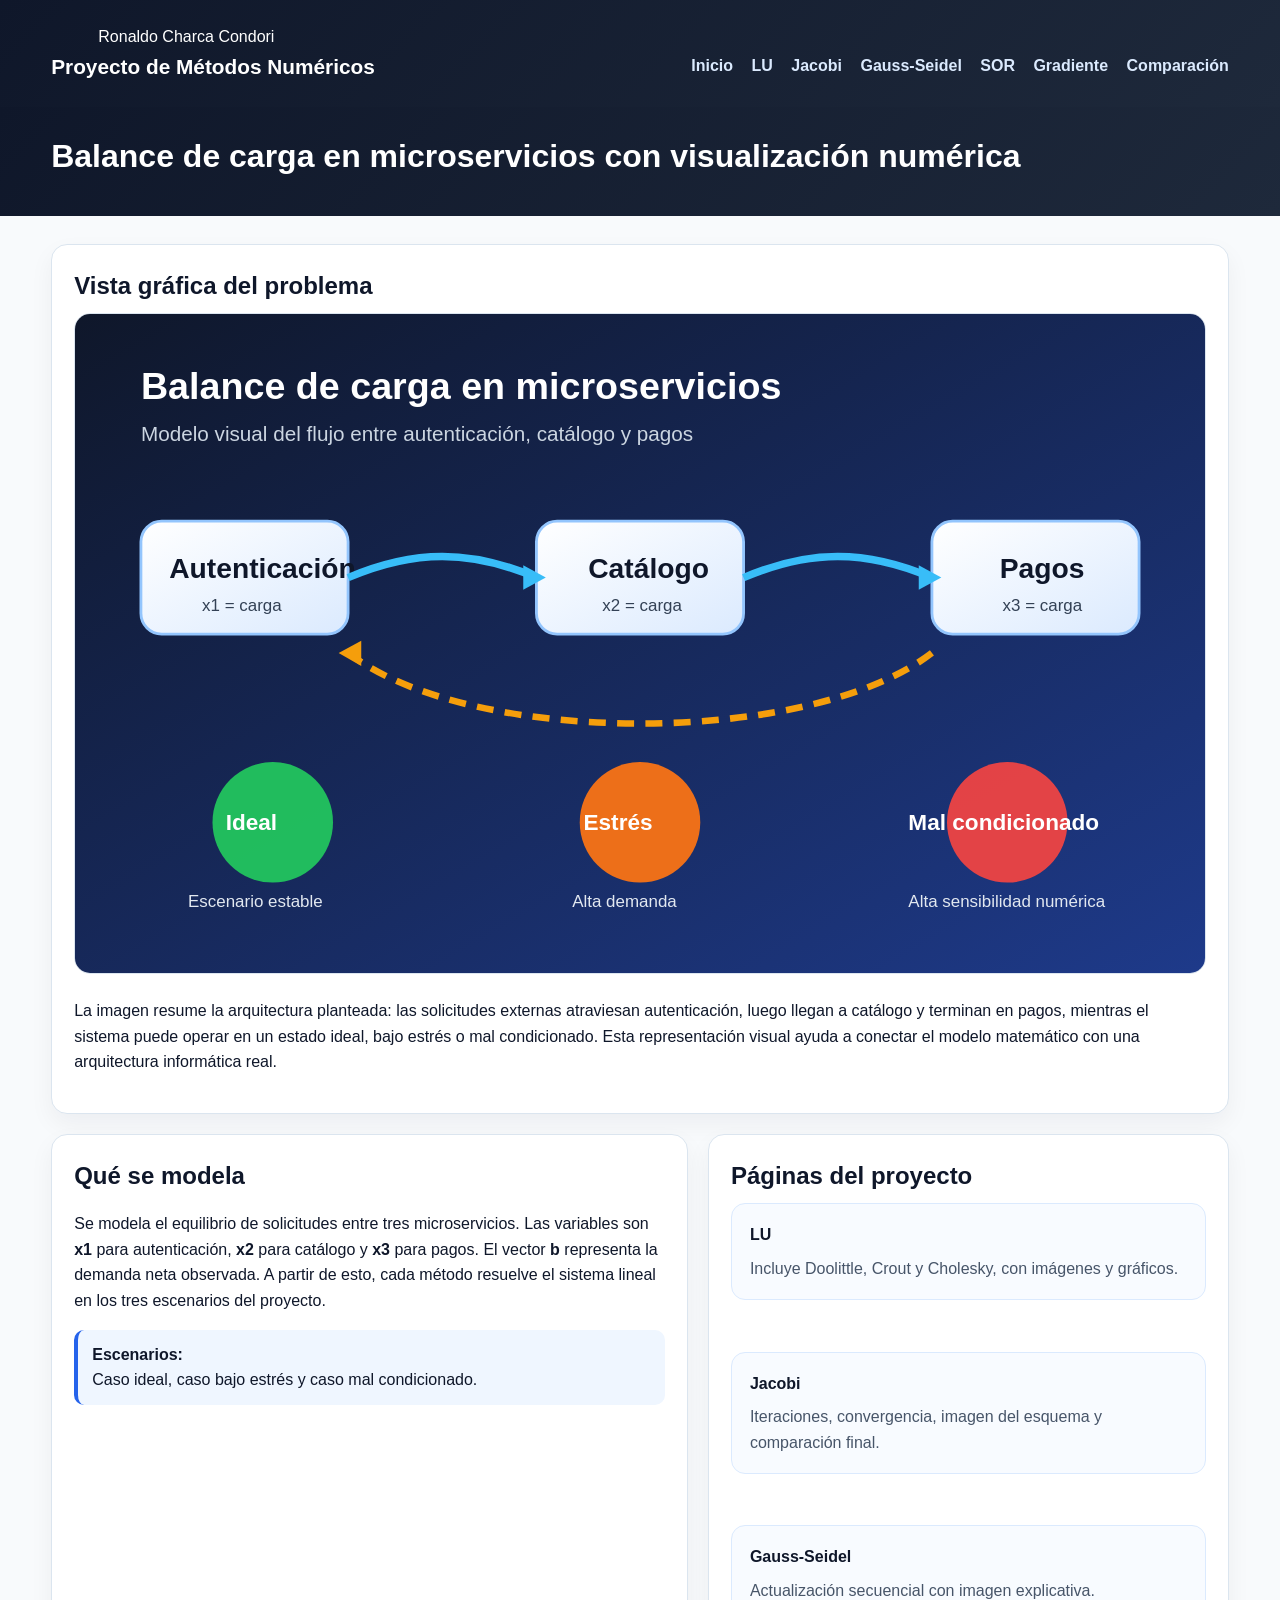
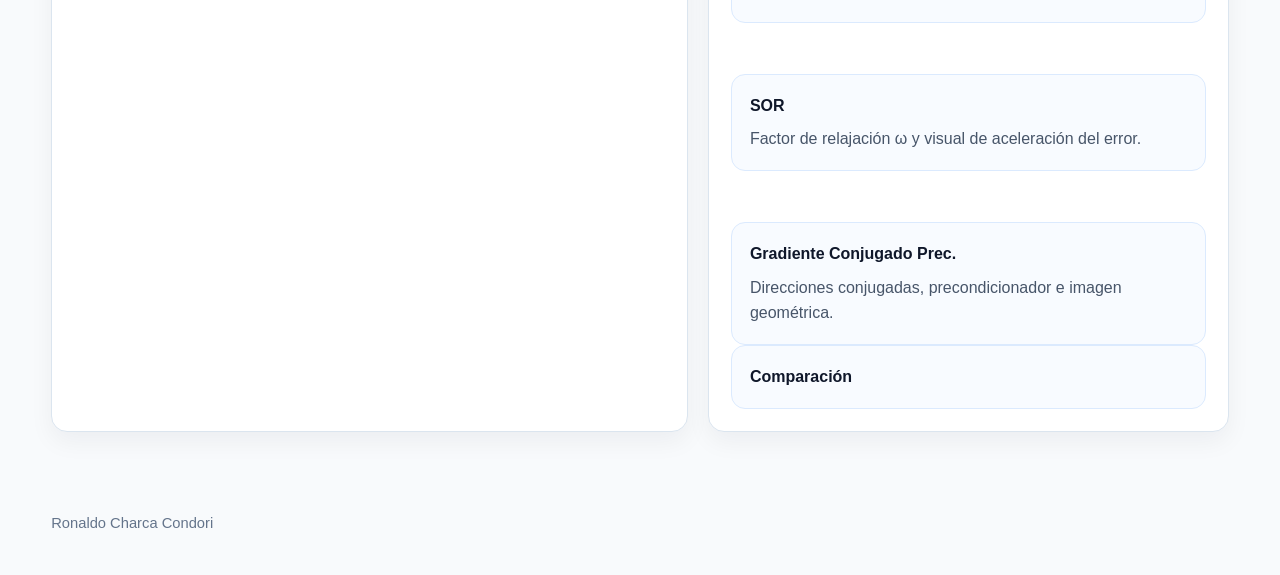
<file: index.html>
<!DOCTYPE html>
<html lang="es">
<head>
  <meta charset="UTF-8" />
  <meta name="viewport" content="width=device-width, initial-scale=1.0" />
  <title>Balance de carga en microservicios</title>
  <link rel="stylesheet" href="style.css" />
</head>

<body>

<header>
  <div class="container">
    <div class="container">Ronaldo Charca Condori</div>
    <div class="topbar">
      <div class="brand">Proyecto de Métodos Numéricos</div>
      
      <nav>
        <a href="index.html">Inicio</a>
        <a href="lu.html">LU</a>
        <a href="jacobi.html">Jacobi</a>
        <a href="gauss-seidel.html">Gauss-Seidel</a>
        <a href="sor.html">SOR</a>
        <a href="gradiente.html">Gradiente</a>
        <a href="comparacion.html">Comparación</a>
      </nav>
    </div>
  </div>
</header>

<header>
  <div class="container hero">
    <h1>Balance de carga en microservicios con visualización numérica</h1>
    </div>
</header>
<main>
  <div class="container">
    <section class="card">
      <h2 class="section-title">Vista gráfica del problema</h2>
      <img src="assets/hero_microservicios.svg" alt="Diagrama general del balance de carga" style="width:100%;border-radius:16px;border:1px solid #dbe5ef" />
      <p>La imagen resume la arquitectura planteada: las solicitudes externas atraviesan autenticación, luego llegan a catálogo y terminan en pagos, mientras el sistema puede operar en un estado ideal, bajo estrés o mal condicionado. Esta representación visual ayuda a conectar el modelo matemático con una arquitectura informática real.</p>
    </section>
    <section class="grid-2">
      <div class="card">
        <h2 class="section-title">Qué se modela</h2>
        <p>Se modela el equilibrio de solicitudes entre tres microservicios. Las variables son <strong>x1</strong> para autenticación, <strong>x2</strong> para catálogo y <strong>x3</strong> para pagos. El vector <strong>b</strong> representa la demanda neta observada. A partir de esto, cada método resuelve el sistema lineal en los tres escenarios del proyecto.</p>
        <div class="notice">
          <strong>Escenarios:</strong><br>
          Caso ideal, caso bajo estrés y caso mal condicionado.
        </div>
      </div>
      <div class="card">
        <h2 class="section-title">Páginas del proyecto</h2>
        <div class="method-links">
          <a href="lu.html">LU <span>Incluye Doolittle, Crout y Cholesky, con imágenes y gráficos.</span></a><br><br>
          <a href="jacobi.html">Jacobi <span>Iteraciones, convergencia, imagen del esquema y comparación final.</span></a><br><br>
          <a href="gauss-seidel.html">Gauss-Seidel <span>Actualización secuencial con imagen explicativa.</span></a><br><br>
          <a href="sor.html">SOR <span>Factor de relajación ω y visual de aceleración del error.</span></a><br><br>
          <a href="gradiente.html">Gradiente Conjugado Prec. <span>Direcciones conjugadas, precondicionador e imagen geométrica.</span></a>
          <a href="comparacion.html">Comparación</a>
        </div>
      </div>
    </section>
  </div>
</main>
<footer><div class="container">Ronaldo Charca Condori</div></footer>
</body></html>
</file>
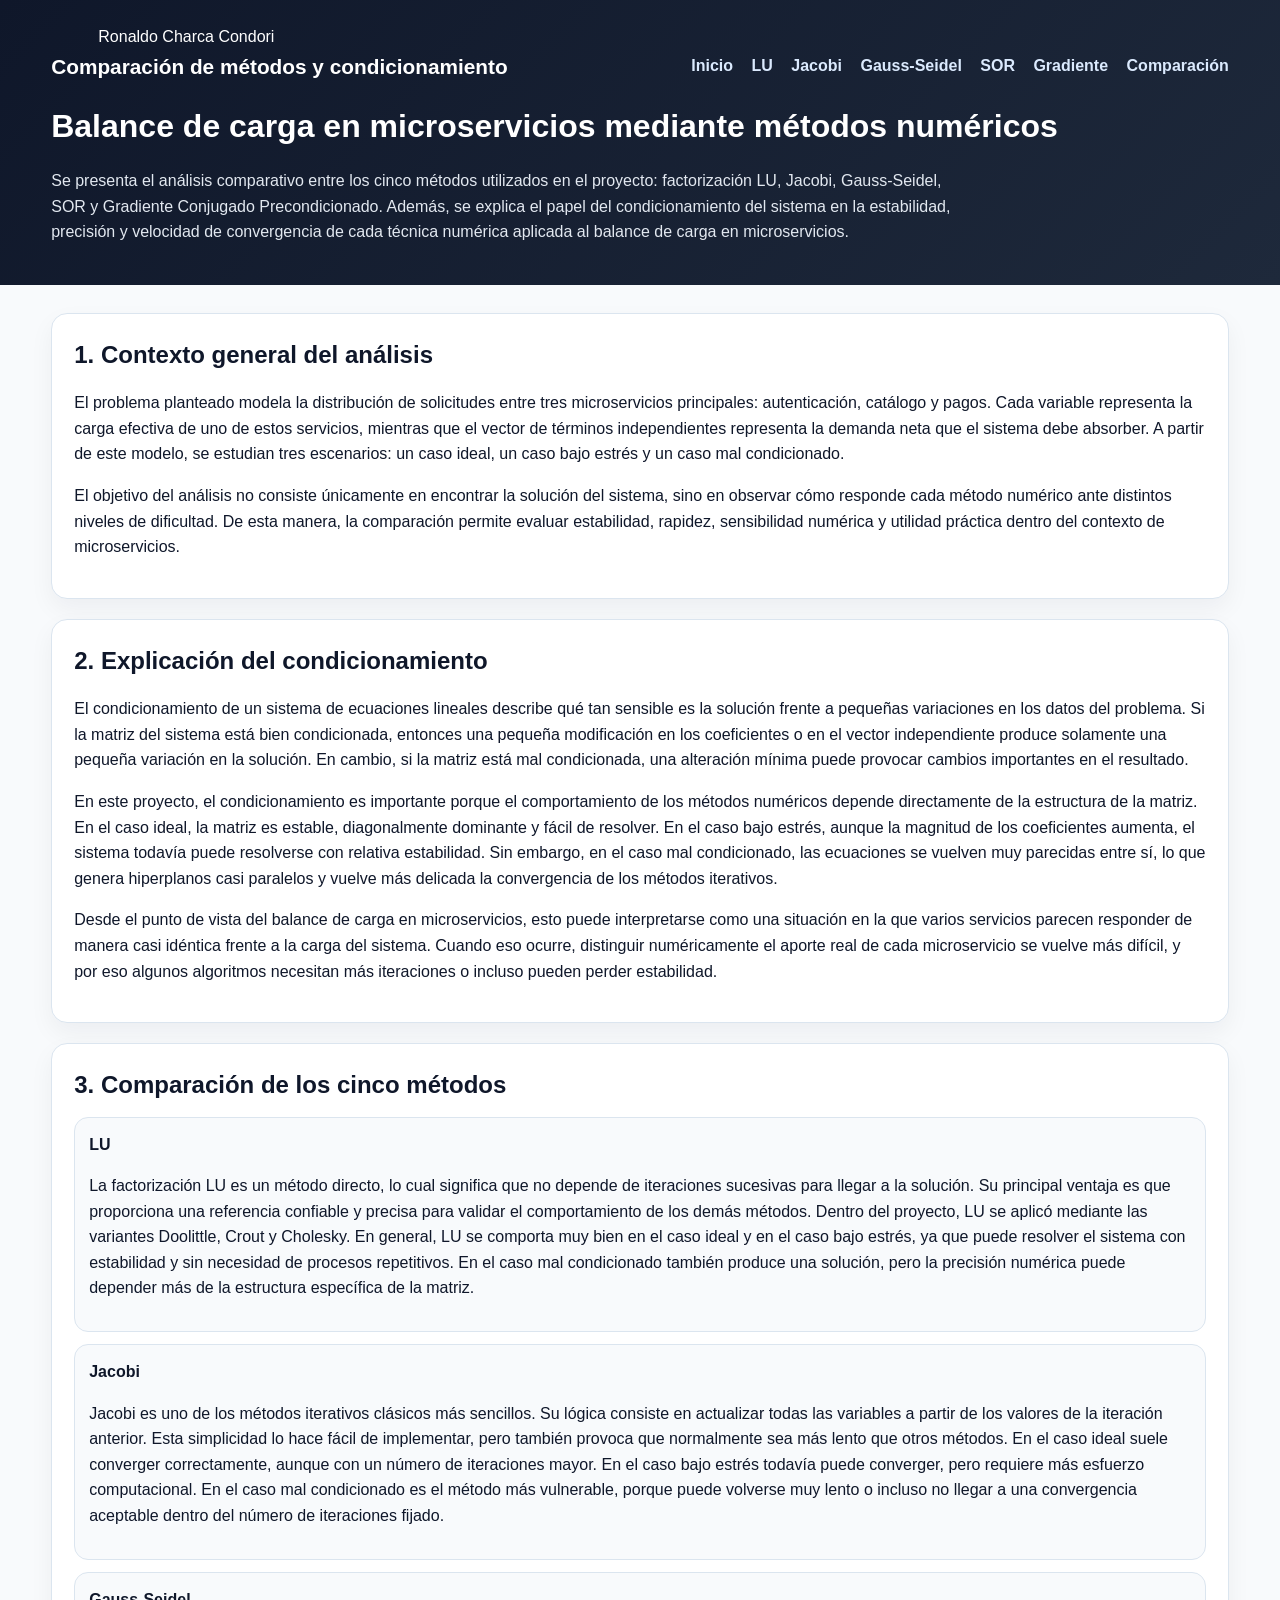
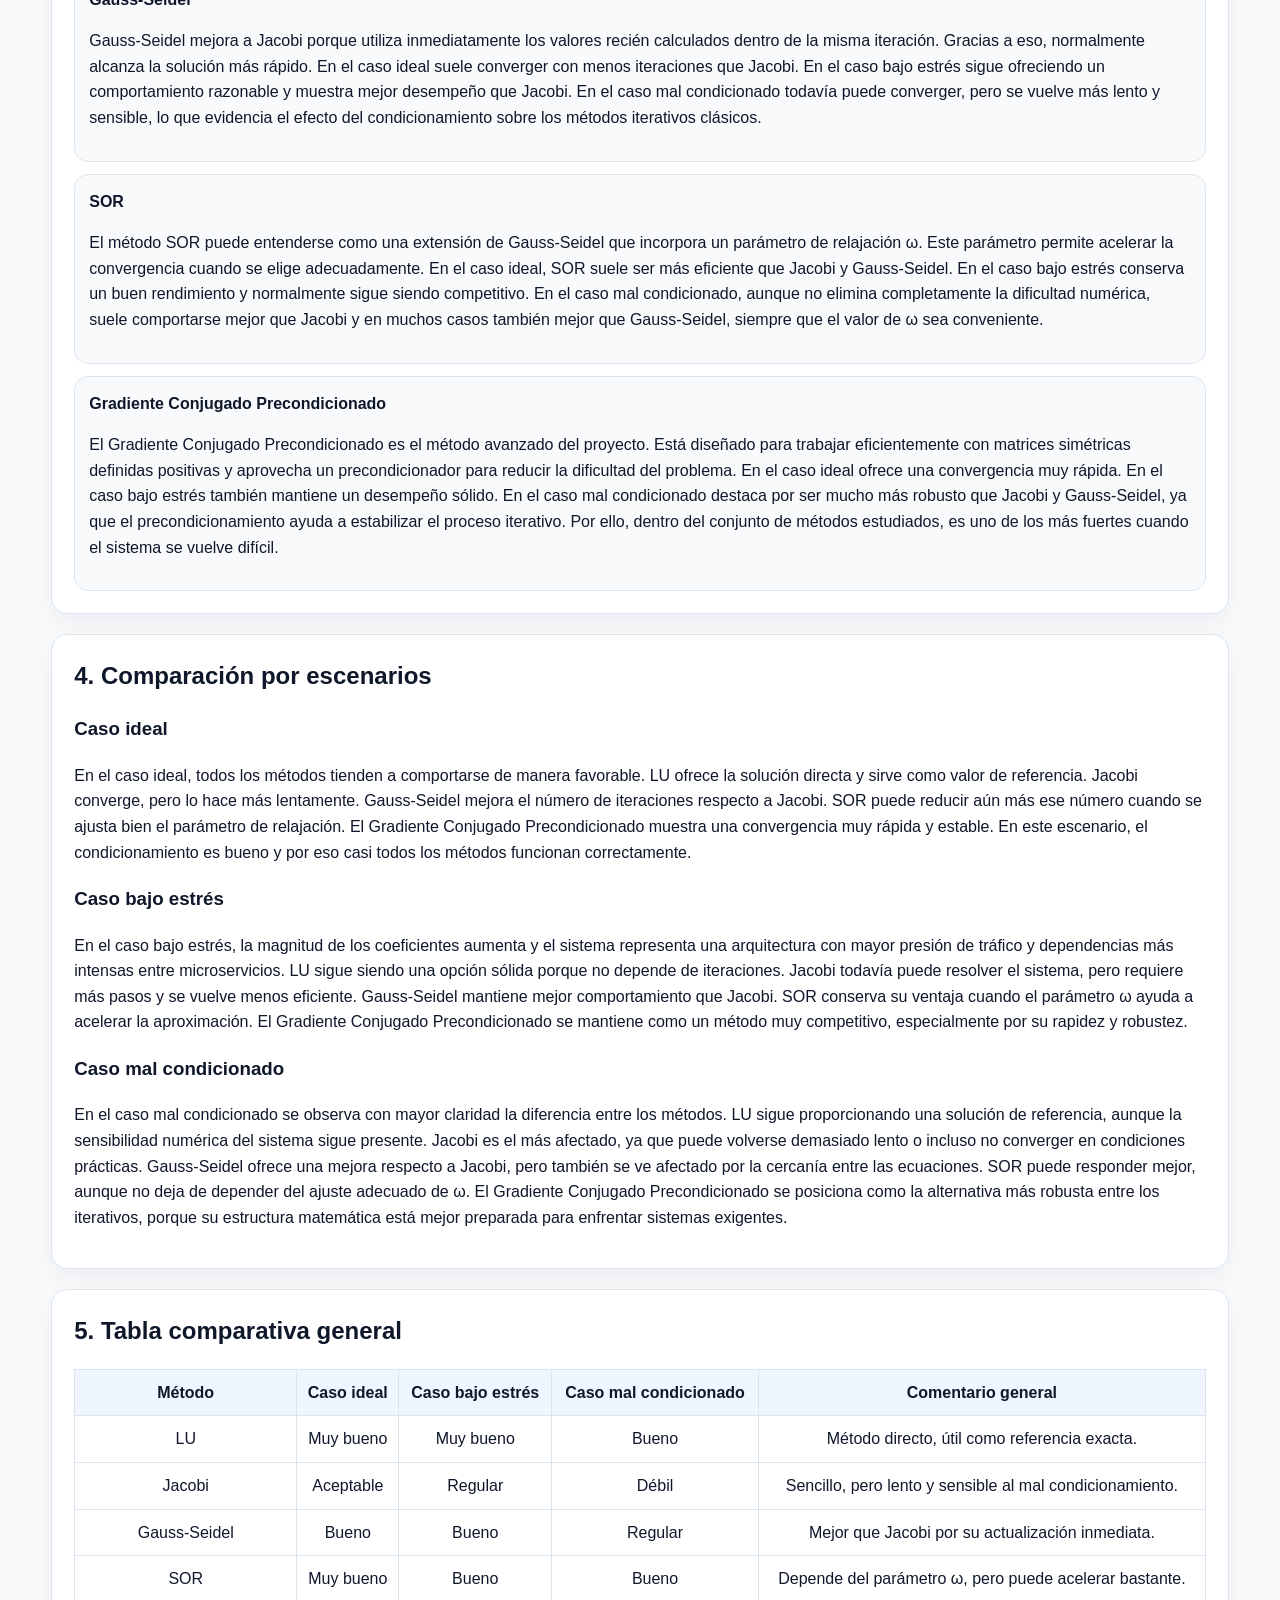
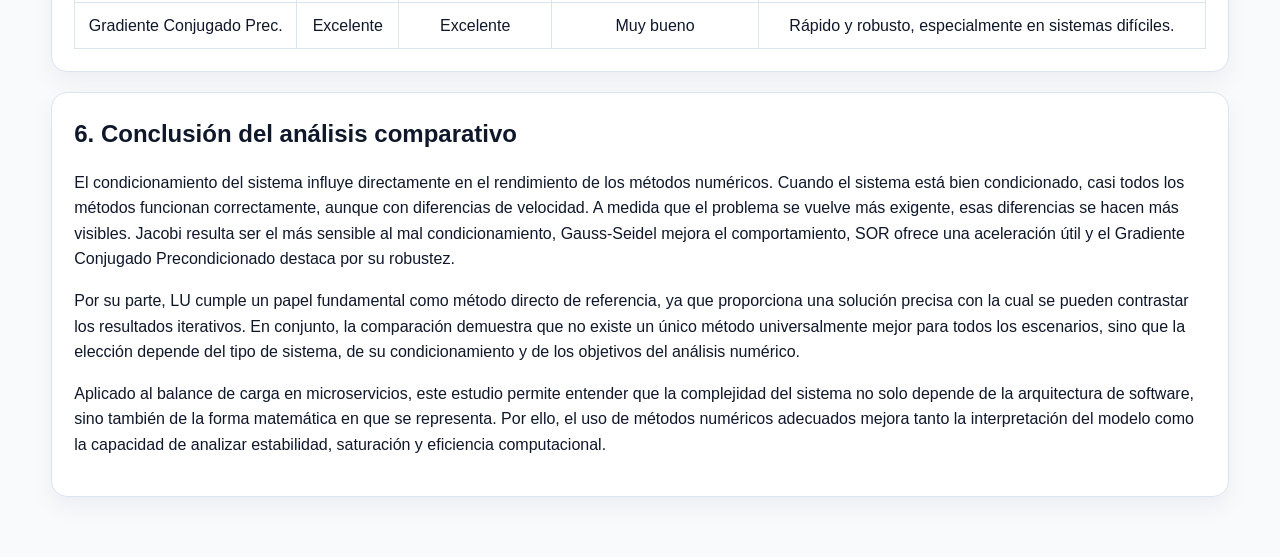
<file: comparacion.html>
<!DOCTYPE html>
<html lang="es">
<head>
  <meta charset="UTF-8" />
  <meta name="viewport" content="width=device-width, initial-scale=1.0" />
  <title>Comparación y condicionamiento</title>
  <link rel="stylesheet" href="style.css" />
</head>
<body>
<header>
  <div class="container">
    <div class="container">Ronaldo Charca Condori</div>
    <div class="topbar">
      <div class="brand">Comparación de métodos y condicionamiento</div>
      <nav>
        <a href="index.html">Inicio</a>
        <a href="lu.html">LU</a>
        <a href="jacobi.html">Jacobi</a>
        <a href="gauss-seidel.html">Gauss-Seidel</a>
        <a href="sor.html">SOR</a>
        <a href="gradiente.html">Gradiente</a>
        <a href="comparacion.html">Comparación</a>
      </nav>
    </div>

    <div class="hero" style="margin-top:18px">
      <h1>Balance de carga en microservicios mediante métodos numéricos</h1>
      <p>
        Se presenta el análisis comparativo entre los cinco métodos
        utilizados en el proyecto: factorización LU, Jacobi, Gauss-Seidel, SOR y
        Gradiente Conjugado Precondicionado. Además, se explica el papel del
        condicionamiento del sistema en la estabilidad, precisión y velocidad de
        convergencia de cada técnica numérica aplicada al balance de carga en
        microservicios.
      </p>
    </div>
  </div>
</header>

<main>
  <div class="container">

    <section class="card">
      <h2 class="section-title">1. Contexto general del análisis</h2>
      <p>
        El problema planteado modela la distribución de solicitudes entre tres
        microservicios principales: autenticación, catálogo y pagos. Cada variable
        representa la carga efectiva de uno de estos servicios, mientras que el
        vector de términos independientes representa la demanda neta que el sistema
        debe absorber. A partir de este modelo, se estudian tres escenarios:
        un caso ideal, un caso bajo estrés y un caso mal condicionado.
      </p>
      <p>
        El objetivo del análisis no consiste únicamente en encontrar la solución
        del sistema, sino en observar cómo responde cada método numérico ante
        distintos niveles de dificultad. De esta manera, la comparación permite
        evaluar estabilidad, rapidez, sensibilidad numérica y utilidad práctica
        dentro del contexto de microservicios.
      </p>
    </section>

    <section class="card">
      <h2 class="section-title">2. Explicación del condicionamiento</h2>
      <p>
        El condicionamiento de un sistema de ecuaciones lineales describe qué tan
        sensible es la solución frente a pequeñas variaciones en los datos del
        problema. Si la matriz del sistema está bien condicionada, entonces una
        pequeña modificación en los coeficientes o en el vector independiente
        produce solamente una pequeña variación en la solución. En cambio, si la
        matriz está mal condicionada, una alteración mínima puede provocar cambios
        importantes en el resultado.
      </p>
      <p>
        En este proyecto, el condicionamiento es importante porque el comportamiento
        de los métodos numéricos depende directamente de la estructura de la matriz.
        En el caso ideal, la matriz es estable, diagonalmente dominante y fácil de
        resolver. En el caso bajo estrés, aunque la magnitud de los coeficientes
        aumenta, el sistema todavía puede resolverse con relativa estabilidad. Sin
        embargo, en el caso mal condicionado, las ecuaciones se vuelven muy
        parecidas entre sí, lo que genera hiperplanos casi paralelos y vuelve más
        delicada la convergencia de los métodos iterativos.
      </p>
      <p>
        Desde el punto de vista del balance de carga en microservicios, esto puede
        interpretarse como una situación en la que varios servicios parecen responder
        de manera casi idéntica frente a la carga del sistema. Cuando eso ocurre,
        distinguir numéricamente el aporte real de cada microservicio se vuelve más
        difícil, y por eso algunos algoritmos necesitan más iteraciones o incluso
        pueden perder estabilidad.
      </p>
    </section>

    <section class="card">
      <h2 class="section-title">3. Comparación de los cinco métodos</h2>

      <div class="result-box" style="margin-top:12px">
        <strong>LU</strong>
        <p>
          La factorización LU es un método directo, lo cual significa que no depende
          de iteraciones sucesivas para llegar a la solución. Su principal ventaja
          es que proporciona una referencia confiable y precisa para validar el
          comportamiento de los demás métodos. Dentro del proyecto, LU se aplicó
          mediante las variantes Doolittle, Crout y Cholesky. En general, LU se
          comporta muy bien en el caso ideal y en el caso bajo estrés, ya que puede
          resolver el sistema con estabilidad y sin necesidad de procesos repetitivos.
          En el caso mal condicionado también produce una solución, pero la precisión
          numérica puede depender más de la estructura específica de la matriz.
        </p>
      </div>

      <div class="result-box" style="margin-top:12px">
        <strong>Jacobi</strong>
        <p>
          Jacobi es uno de los métodos iterativos clásicos más sencillos. Su lógica
          consiste en actualizar todas las variables a partir de los valores de la
          iteración anterior. Esta simplicidad lo hace fácil de implementar, pero
          también provoca que normalmente sea más lento que otros métodos. En el
          caso ideal suele converger correctamente, aunque con un número de
          iteraciones mayor. En el caso bajo estrés todavía puede converger, pero
          requiere más esfuerzo computacional. En el caso mal condicionado es el
          método más vulnerable, porque puede volverse muy lento o incluso no llegar
          a una convergencia aceptable dentro del número de iteraciones fijado.
        </p>
      </div>

      <div class="result-box" style="margin-top:12px">
        <strong>Gauss-Seidel</strong>
        <p>
          Gauss-Seidel mejora a Jacobi porque utiliza inmediatamente los valores
          recién calculados dentro de la misma iteración. Gracias a eso, normalmente
          alcanza la solución más rápido. En el caso ideal suele converger con menos
          iteraciones que Jacobi. En el caso bajo estrés sigue ofreciendo un
          comportamiento razonable y muestra mejor desempeño que Jacobi. En el caso
          mal condicionado todavía puede converger, pero se vuelve más lento y
          sensible, lo que evidencia el efecto del condicionamiento sobre los métodos
          iterativos clásicos.
        </p>
      </div>

      <div class="result-box" style="margin-top:12px">
        <strong>SOR</strong>
        <p>
          El método SOR puede entenderse como una extensión de Gauss-Seidel que
          incorpora un parámetro de relajación ω. Este parámetro permite acelerar la
          convergencia cuando se elige adecuadamente. En el caso ideal, SOR suele ser
          más eficiente que Jacobi y Gauss-Seidel. En el caso bajo estrés conserva un
          buen rendimiento y normalmente sigue siendo competitivo. En el caso mal
          condicionado, aunque no elimina completamente la dificultad numérica, suele
          comportarse mejor que Jacobi y en muchos casos también mejor que
          Gauss-Seidel, siempre que el valor de ω sea conveniente.
        </p>
      </div>

      <div class="result-box" style="margin-top:12px">
        <strong>Gradiente Conjugado Precondicionado</strong>
        <p>
          El Gradiente Conjugado Precondicionado es el método avanzado del proyecto.
          Está diseñado para trabajar eficientemente con matrices simétricas definidas
          positivas y aprovecha un precondicionador para reducir la dificultad del
          problema. En el caso ideal ofrece una convergencia muy rápida. En el caso
          bajo estrés también mantiene un desempeño sólido. En el caso mal
          condicionado destaca por ser mucho más robusto que Jacobi y Gauss-Seidel,
          ya que el precondicionamiento ayuda a estabilizar el proceso iterativo. Por
          ello, dentro del conjunto de métodos estudiados, es uno de los más fuertes
          cuando el sistema se vuelve difícil.
        </p>
      </div>
    </section>

    <section class="card">
      <h2 class="section-title">4. Comparación por escenarios</h2>

      <h3>Caso ideal</h3>
      <p>
        En el caso ideal, todos los métodos tienden a comportarse de manera favorable.
        LU ofrece la solución directa y sirve como valor de referencia. Jacobi
        converge, pero lo hace más lentamente. Gauss-Seidel mejora el número de
        iteraciones respecto a Jacobi. SOR puede reducir aún más ese número cuando
        se ajusta bien el parámetro de relajación. El Gradiente Conjugado
        Precondicionado muestra una convergencia muy rápida y estable. En este
        escenario, el condicionamiento es bueno y por eso casi todos los métodos
        funcionan correctamente.
      </p>

      <h3>Caso bajo estrés</h3>
      <p>
        En el caso bajo estrés, la magnitud de los coeficientes aumenta y el sistema
        representa una arquitectura con mayor presión de tráfico y dependencias más
        intensas entre microservicios. LU sigue siendo una opción sólida porque no
        depende de iteraciones. Jacobi todavía puede resolver el sistema, pero
        requiere más pasos y se vuelve menos eficiente. Gauss-Seidel mantiene mejor
        comportamiento que Jacobi. SOR conserva su ventaja cuando el parámetro ω
        ayuda a acelerar la aproximación. El Gradiente Conjugado Precondicionado se
        mantiene como un método muy competitivo, especialmente por su rapidez y
        robustez.
      </p>

      <h3>Caso mal condicionado</h3>
      <p>
        En el caso mal condicionado se observa con mayor claridad la diferencia entre
        los métodos. LU sigue proporcionando una solución de referencia, aunque la
        sensibilidad numérica del sistema sigue presente. Jacobi es el más afectado,
        ya que puede volverse demasiado lento o incluso no converger en condiciones
        prácticas. Gauss-Seidel ofrece una mejora respecto a Jacobi, pero también se
        ve afectado por la cercanía entre las ecuaciones. SOR puede responder mejor,
        aunque no deja de depender del ajuste adecuado de ω. El Gradiente Conjugado
        Precondicionado se posiciona como la alternativa más robusta entre los
        iterativos, porque su estructura matemática está mejor preparada para
        enfrentar sistemas exigentes.
      </p>
    </section>

    <section class="card">
      <h2 class="section-title">5. Tabla comparativa general</h2>
      <div class="table-wrap">
        <table>
          <thead>
            <tr>
              <th>Método</th>
              <th>Caso ideal</th>
              <th>Caso bajo estrés</th>
              <th>Caso mal condicionado</th>
              <th>Comentario general</th>
            </tr>
          </thead>
          <tbody>
            <tr>
              <td>LU</td>
              <td>Muy bueno</td>
              <td>Muy bueno</td>
              <td>Bueno</td>
              <td>Método directo, útil como referencia exacta.</td>
            </tr>
            <tr>
              <td>Jacobi</td>
              <td>Aceptable</td>
              <td>Regular</td>
              <td>Débil</td>
              <td>Sencillo, pero lento y sensible al mal condicionamiento.</td>
            </tr>
            <tr>
              <td>Gauss-Seidel</td>
              <td>Bueno</td>
              <td>Bueno</td>
              <td>Regular</td>
              <td>Mejor que Jacobi por su actualización inmediata.</td>
            </tr>
            <tr>
              <td>SOR</td>
              <td>Muy bueno</td>
              <td>Bueno</td>
              <td>Bueno</td>
              <td>Depende del parámetro ω, pero puede acelerar bastante.</td>
            </tr>
            <tr>
              <td>Gradiente Conjugado Prec.</td>
              <td>Excelente</td>
              <td>Excelente</td>
              <td>Muy bueno</td>
              <td>Rápido y robusto, especialmente en sistemas difíciles.</td>
            </tr>
          </tbody>
        </table>
      </div>
    </section>

    <section class="card">
      <h2 class="section-title">6. Conclusión del análisis comparativo</h2>
      <p>
        El condicionamiento del sistema influye directamente en el rendimiento de los
        métodos numéricos. Cuando el sistema está bien condicionado, casi todos los
        métodos funcionan correctamente, aunque con diferencias de velocidad. A
        medida que el problema se vuelve más exigente, esas diferencias se hacen más
        visibles. Jacobi resulta ser el más sensible al mal condicionamiento,
        Gauss-Seidel mejora el comportamiento, SOR ofrece una aceleración útil y el
        Gradiente Conjugado Precondicionado destaca por su robustez.
      </p>
      <p>
        Por su parte, LU cumple un papel fundamental como método directo de
        referencia, ya que proporciona una solución precisa con la cual se pueden
        contrastar los resultados iterativos. En conjunto, la comparación demuestra
        que no existe un único método universalmente mejor para todos los escenarios,
        sino que la elección depende del tipo de sistema, de su condicionamiento y de
        los objetivos del análisis numérico.
      </p>
      <p>
        Aplicado al balance de carga en microservicios, este estudio permite entender
        que la complejidad del sistema no solo depende de la arquitectura de software,
        sino también de la forma matemática en que se representa. Por ello, el uso de
        métodos numéricos adecuados mejora tanto la interpretación del modelo como la
        capacidad de analizar estabilidad, saturación y eficiencia computacional.
      </p>
    </section>

  </div>
</main>


</body>
</html>
</file>
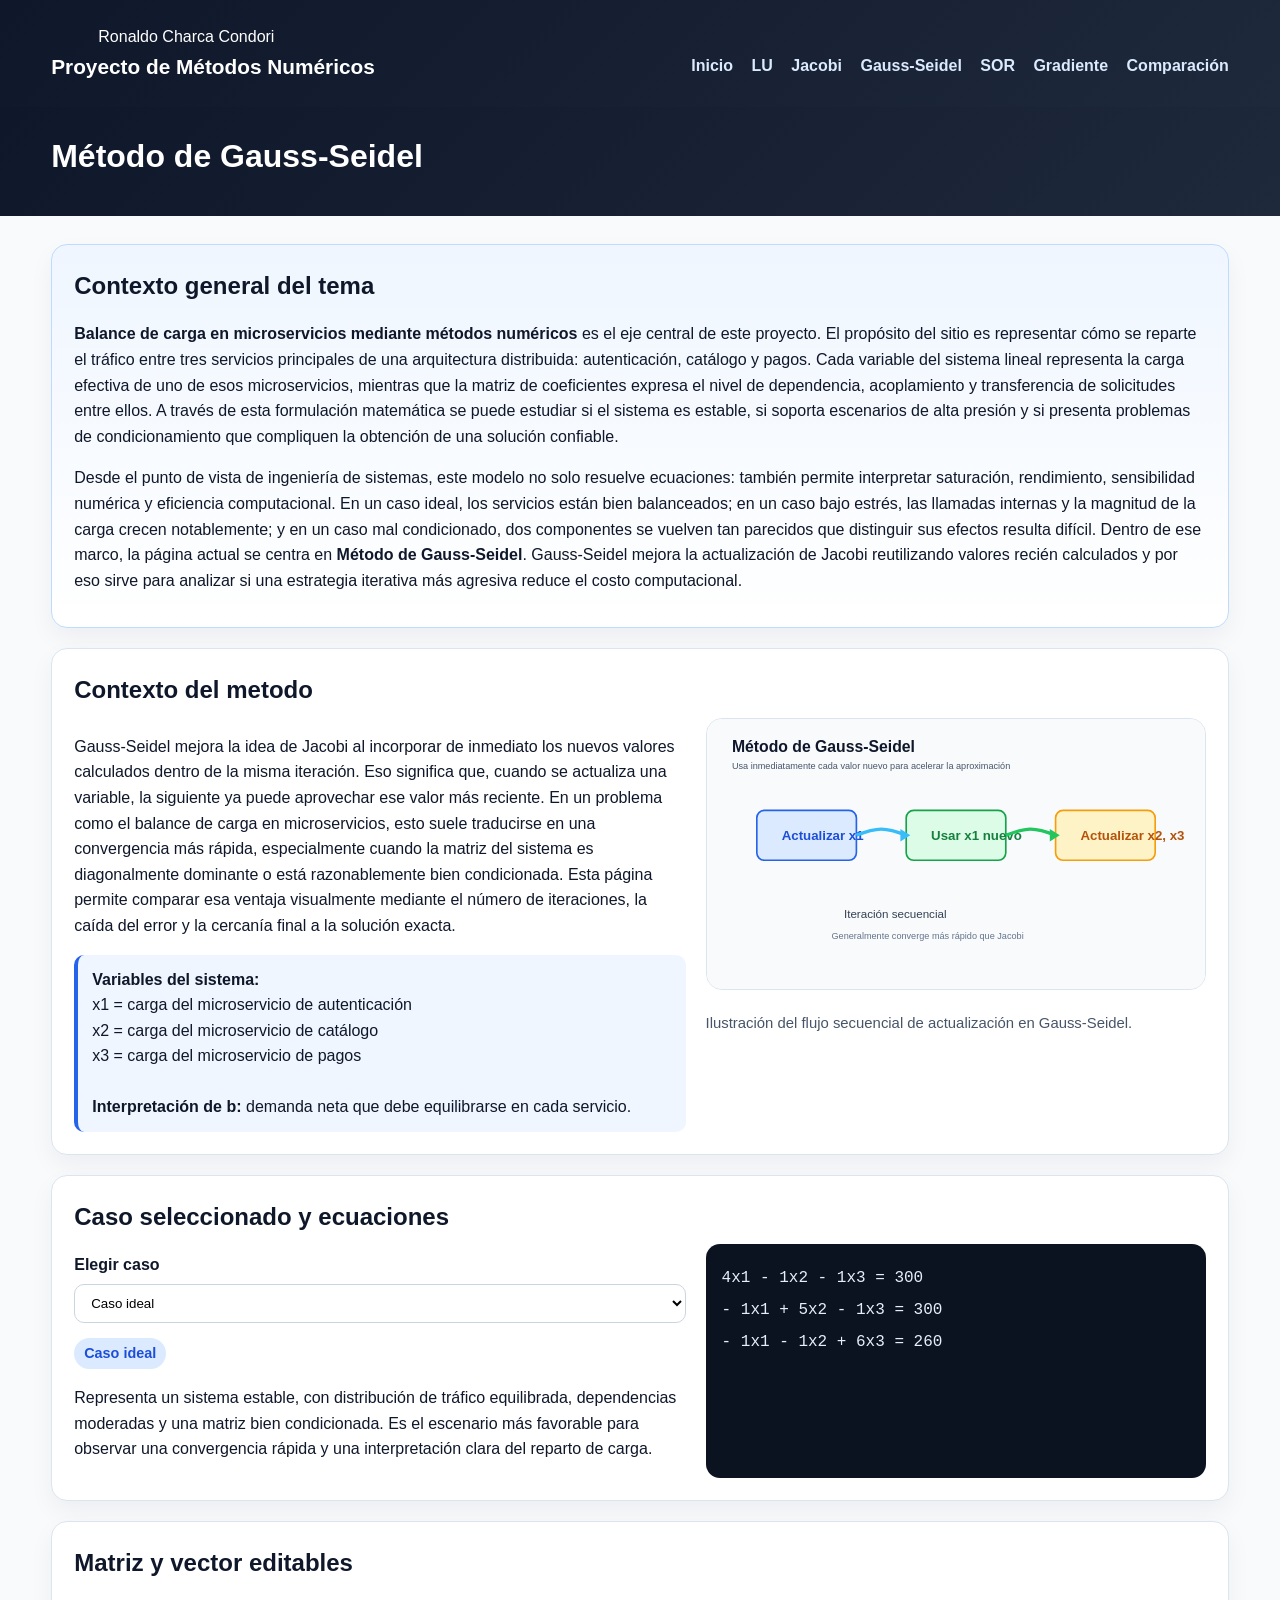
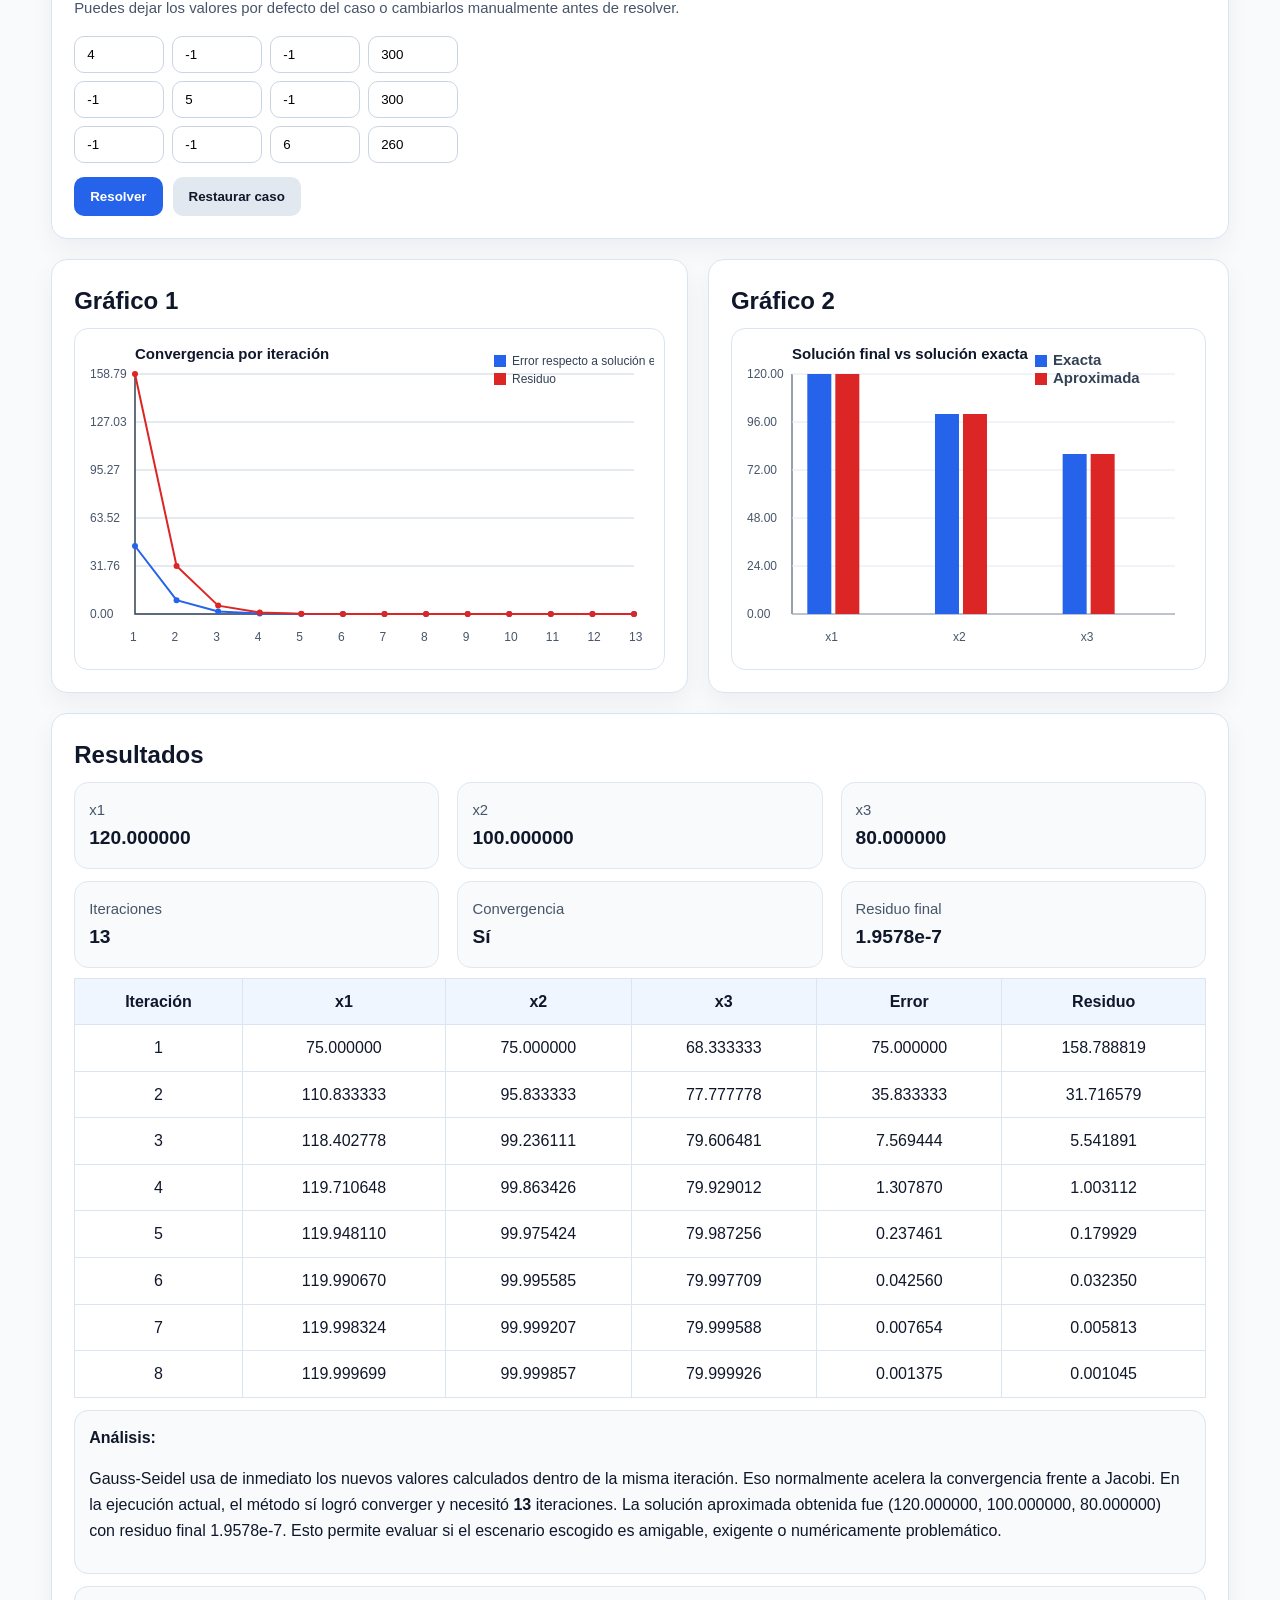
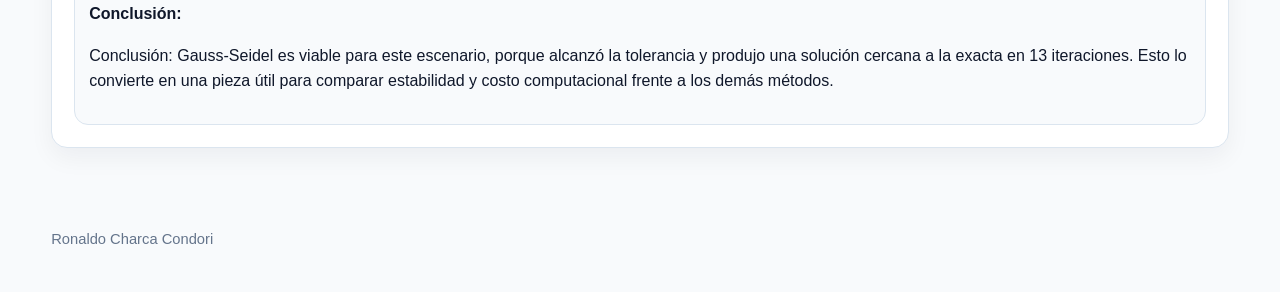
<file: gauss-seidel.html>
<!DOCTYPE html>
<html lang="es">
<head>
  <meta charset="UTF-8" />
  <meta name="viewport" content="width=device-width, initial-scale=1.0" />
  <title>Método de Gauss-Seidel</title>
  <link rel="stylesheet" href="style.css" />
</head>

<body data-page="gauss">

<header>
  <div class="container">
    <div class="container">Ronaldo Charca Condori</div>
    <div class="topbar">
      <div class="brand">Proyecto de Métodos Numéricos</div>
      <nav>
        <a href="index.html">Inicio</a>
        <a href="lu.html">LU</a>
        <a href="jacobi.html">Jacobi</a>
        <a href="gauss-seidel.html">Gauss-Seidel</a>
        <a href="sor.html">SOR</a>
        <a href="gradiente.html">Gradiente</a>
        <a href="comparacion.html">Comparación</a>
      </nav>
    </div>
  </div>
</header>

<header>
  <div class="container hero">
    <h1>Método de Gauss-Seidel</h1>
   
  </div>
</header>
<main>
  <div class="container">

    <section class="card topic-context">
      <h2 class="section-title">Contexto general del tema</h2>
      <p><strong>Balance de carga en microservicios mediante métodos numéricos</strong> es el eje central de este proyecto. El propósito del sitio es representar cómo se reparte el tráfico entre tres servicios principales de una arquitectura distribuida: autenticación, catálogo y pagos. Cada variable del sistema lineal representa la carga efectiva de uno de esos microservicios, mientras que la matriz de coeficientes expresa el nivel de dependencia, acoplamiento y transferencia de solicitudes entre ellos. A través de esta formulación matemática se puede estudiar si el sistema es estable, si soporta escenarios de alta presión y si presenta problemas de condicionamiento que compliquen la obtención de una solución confiable.</p>
      <p>Desde el punto de vista de ingeniería de sistemas, este modelo no solo resuelve ecuaciones: también permite interpretar saturación, rendimiento, sensibilidad numérica y eficiencia computacional. En un caso ideal, los servicios están bien balanceados; en un caso bajo estrés, las llamadas internas y la magnitud de la carga crecen notablemente; y en un caso mal condicionado, dos componentes se vuelven tan parecidos que distinguir sus efectos resulta difícil. Dentro de ese marco, la página actual se centra en <strong>Método de Gauss-Seidel</strong>. Gauss-Seidel mejora la actualización de Jacobi reutilizando valores recién calculados y por eso sirve para analizar si una estrategia iterativa más agresiva reduce el costo computacional.</p>
    </section>
    <section class="card">
      <h2 class="section-title">Contexto del metodo</h2>
      <div class="grid-2">
        <div>
          <p>Gauss-Seidel mejora la idea de Jacobi al incorporar de inmediato los nuevos valores calculados dentro de la misma iteración. Eso significa que, cuando se actualiza una variable, la siguiente ya puede aprovechar ese valor más reciente. En un problema como el balance de carga en microservicios, esto suele traducirse en una convergencia más rápida, especialmente cuando la matriz del sistema es diagonalmente dominante o está razonablemente bien condicionada. Esta página permite comparar esa ventaja visualmente mediante el número de iteraciones, la caída del error y la cercanía final a la solución exacta.</p>
          <div class="notice">
            <strong>Variables del sistema:</strong><br>
            x1 = carga del microservicio de autenticación<br>
            x2 = carga del microservicio de catálogo<br>
            x3 = carga del microservicio de pagos<br><br>
            <strong>Interpretación de b:</strong> demanda neta que debe equilibrarse en cada servicio.
          </div>
        </div>
        <div>
          <img src="assets/gauss_seidel_ilustracion.svg" alt="Método de Gauss-Seidel" style="width:100%;border-radius:16px;border:1px solid #dbe5ef" />
          <p class="small">Ilustración del flujo secuencial de actualización en Gauss-Seidel.</p>
        </div>
      </div>
    </section>

    <section class="card">
      <h2 class="section-title">Caso seleccionado y ecuaciones</h2>
      <div class="grid-2">
        <div>
          <label for="caseSelect">Elegir caso</label>
          <select id="caseSelect">
            <option value="ideal">Caso ideal</option>
            <option value="stress">Caso bajo estrés</option>
            <option value="mal">Caso mal condicionado</option>
          </select>
          <p class="small"><span class="badge case-name">Caso ideal</span></p>
          <p class="case-intro"></p>
        </div>
        <div class="eq-box" id="equations"></div>
      </div>
    </section>

    <section class="card">
      <h2 class="section-title">Matriz y vector editables</h2>
      <p class="small">Puedes dejar los valores por defecto del caso o cambiarlos manualmente antes de resolver.</p>
      <div class="matrix-grid">
        <input id="a00" type="number" step="any"><input id="a01" type="number" step="any"><input id="a02" type="number" step="any"><input id="b0" type="number" step="any">
        <br>
        <input id="a10" type="number" step="any"><input id="a11" type="number" step="any"><input id="a12" type="number" step="any"><input id="b1" type="number" step="any">
        <br>
        <input id="a20" type="number" step="any"><input id="a21" type="number" step="any"><input id="a22" type="number" step="any"><input id="b2" type="number" step="any">
      </div>
      
      <div style="margin-top:14px;display:flex;gap:10px;flex-wrap:wrap">
        <button id="solveBtn">Resolver</button>
        <button id="fillDefault" class="tab-btn">Restaurar caso</button>
      </div>
    </section>

    <section class="grid-2">
      <div class="card">
        <h2 class="section-title">Gráfico 1</h2>
        <div class="canvas-wrap"><canvas id="chart1"></canvas></div>
      </div>
      <div class="card">
        <h2 class="section-title">Gráfico 2</h2>
        <div class="canvas-wrap"><canvas id="chart2"></canvas></div>
      </div>
    </section>

    <section class="card" id="resultsSection">
      <h2 class="section-title">Resultados</h2>
      <div id="results"></div>
      <div id="final-solution"></div>
      <div class="table-wrap">
        <table>
          <thead>
            <tr><th>Iteración</th><th>x1</th><th>x2</th><th>x3</th><th>Error</th><th>Residuo</th></tr>
          </thead>
          <tbody id="iter-body"></tbody>
        </table>
      </div>
      <div class="result-box" style="margin-top:12px">
        <strong>Análisis:</strong>
        <p id="analysis-text"></p>
      </div>
      <div class="result-box" style="margin-top:12px">
        <strong>Conclusión:</strong>
        <p id="conclusion-text"></p>
      </div>
    </section>
  </div>
</main>
<footer><div class="container">Ronaldo Charca Condori</div></footer>
<script src="app.js"></script>
</body></html>
</file>
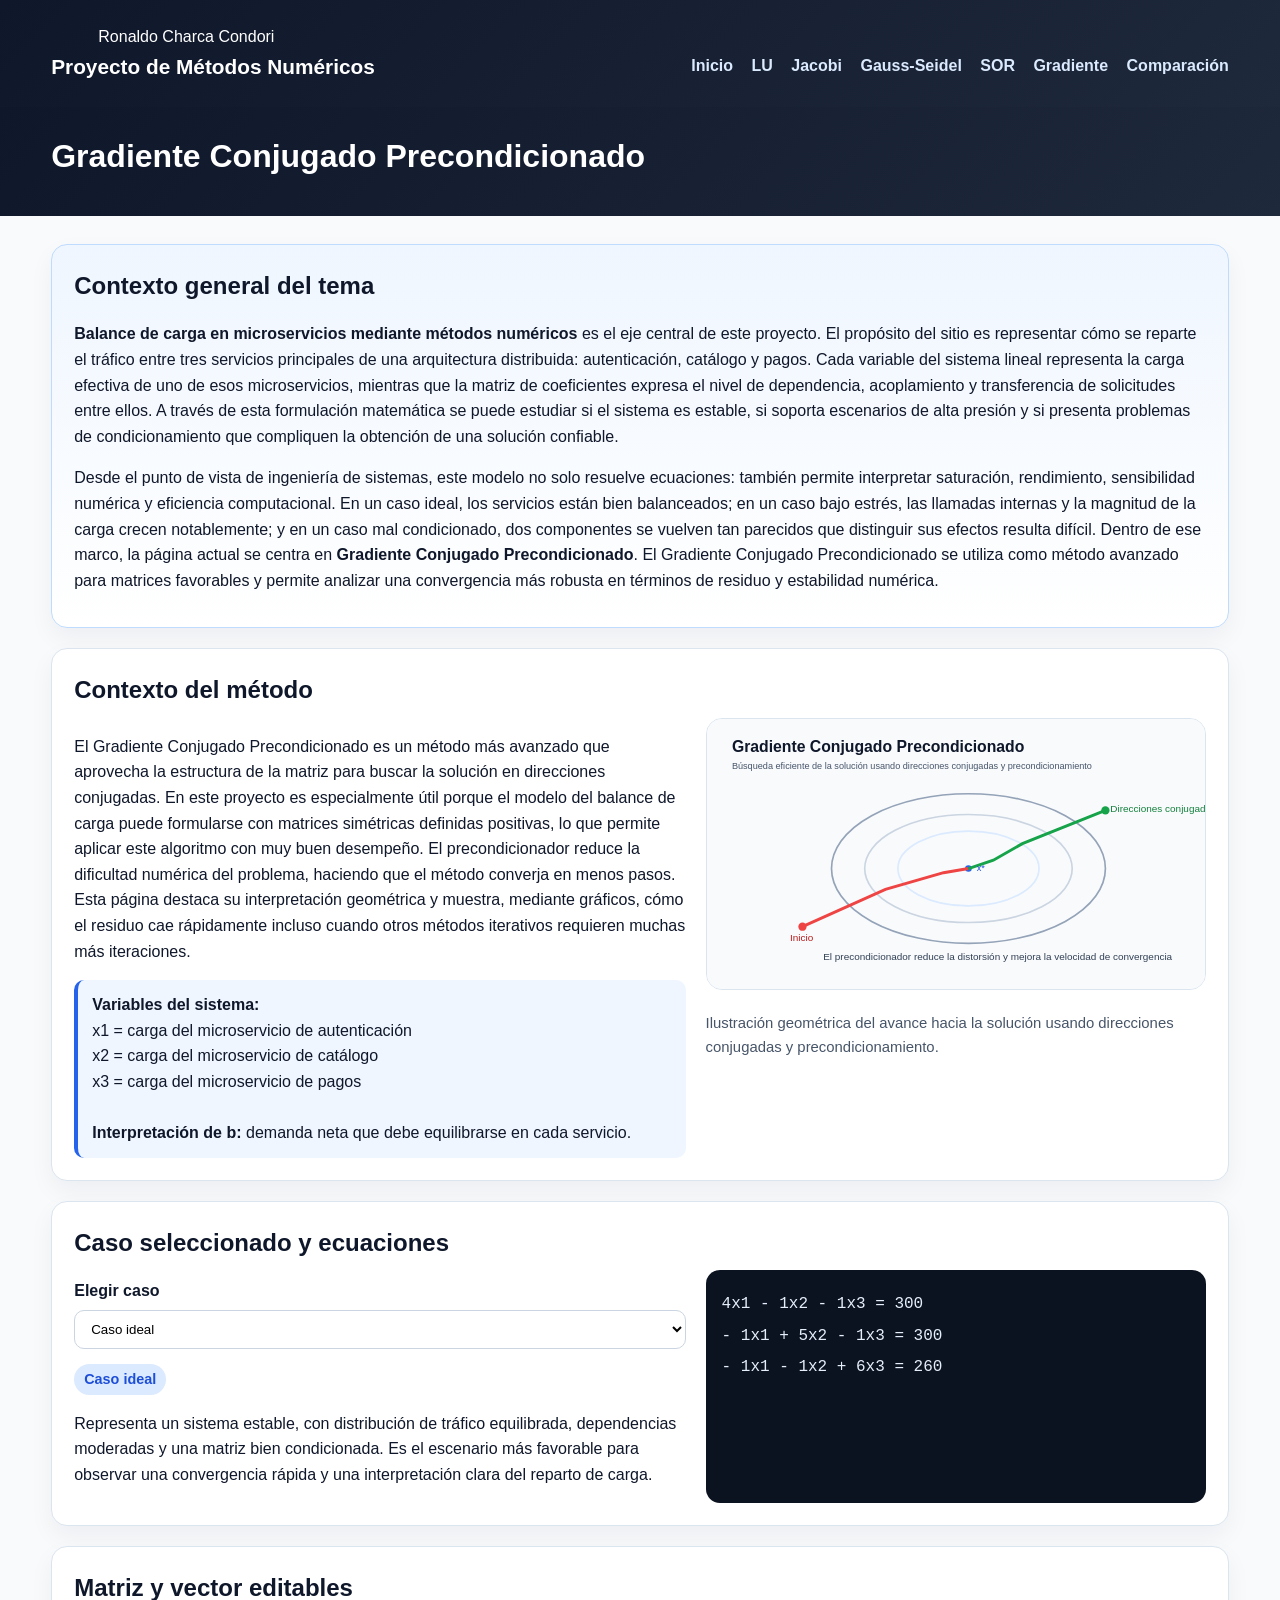
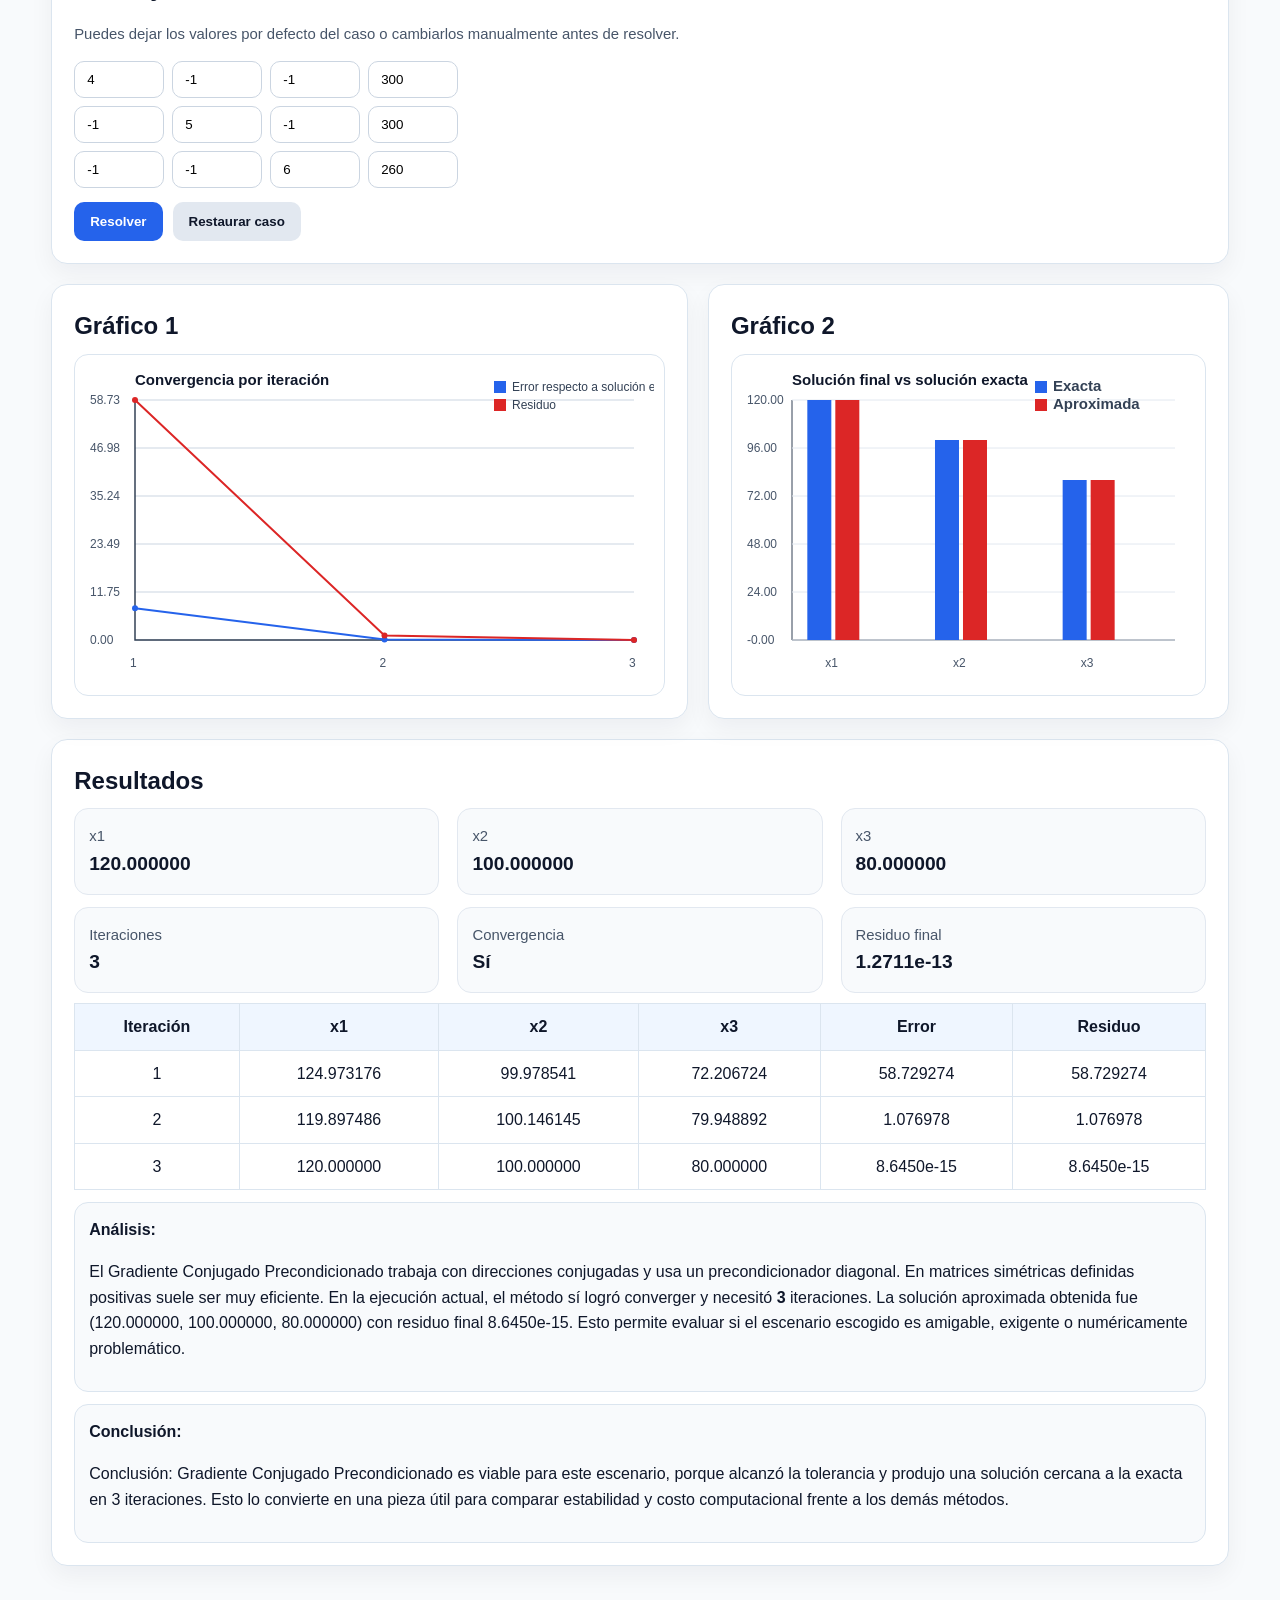
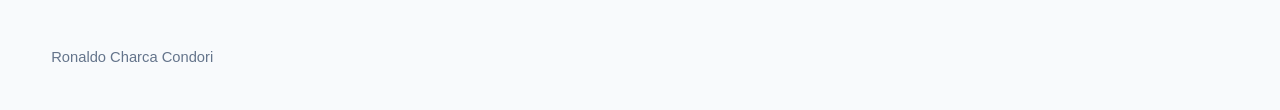
<file: gradiente.html>
<!DOCTYPE html>
<html lang="es">
<head>
  <meta charset="UTF-8" />
  <meta name="viewport" content="width=device-width, initial-scale=1.0" />
  <title>Gradiente Conjugado Precondicionado</title>
  <link rel="stylesheet" href="style.css" />
</head>

<body data-page="pcg">

<header>
  <div class="container">
    <div class="container">Ronaldo Charca Condori</div>
    <div class="topbar">
      <div class="brand">Proyecto de Métodos Numéricos</div>
      <nav>
        <a href="index.html">Inicio</a>
        <a href="lu.html">LU</a>
        <a href="jacobi.html">Jacobi</a>
        <a href="gauss-seidel.html">Gauss-Seidel</a>
        <a href="sor.html">SOR</a>
        <a href="gradiente.html">Gradiente</a>
        <a href="comparacion.html">Comparación</a>
      </nav>
    </div>
  </div>
</header>

<header>
  <div class="container hero">
    <h1>Gradiente Conjugado Precondicionado</h1>
    
  </div>
</header>
<main>
  <div class="container">

    <section class="card topic-context">
      <h2 class="section-title">Contexto general del tema</h2>
      <p><strong>Balance de carga en microservicios mediante métodos numéricos</strong> es el eje central de este proyecto. El propósito del sitio es representar cómo se reparte el tráfico entre tres servicios principales de una arquitectura distribuida: autenticación, catálogo y pagos. Cada variable del sistema lineal representa la carga efectiva de uno de esos microservicios, mientras que la matriz de coeficientes expresa el nivel de dependencia, acoplamiento y transferencia de solicitudes entre ellos. A través de esta formulación matemática se puede estudiar si el sistema es estable, si soporta escenarios de alta presión y si presenta problemas de condicionamiento que compliquen la obtención de una solución confiable.</p>
      <p>Desde el punto de vista de ingeniería de sistemas, este modelo no solo resuelve ecuaciones: también permite interpretar saturación, rendimiento, sensibilidad numérica y eficiencia computacional. En un caso ideal, los servicios están bien balanceados; en un caso bajo estrés, las llamadas internas y la magnitud de la carga crecen notablemente; y en un caso mal condicionado, dos componentes se vuelven tan parecidos que distinguir sus efectos resulta difícil. Dentro de ese marco, la página actual se centra en <strong>Gradiente Conjugado Precondicionado</strong>. El Gradiente Conjugado Precondicionado se utiliza como método avanzado para matrices favorables y permite analizar una convergencia más robusta en términos de residuo y estabilidad numérica.</p>
    </section>
    <section class="card">
      <h2 class="section-title">Contexto del método</h2>
      <div class="grid-2">
        <div>
          <p>El Gradiente Conjugado Precondicionado es un método más avanzado que aprovecha la estructura de la matriz para buscar la solución en direcciones conjugadas. En este proyecto es especialmente útil porque el modelo del balance de carga puede formularse con matrices simétricas definidas positivas, lo que permite aplicar este algoritmo con muy buen desempeño. El precondicionador reduce la dificultad numérica del problema, haciendo que el método converja en menos pasos. Esta página destaca su interpretación geométrica y muestra, mediante gráficos, cómo el residuo cae rápidamente incluso cuando otros métodos iterativos requieren muchas más iteraciones.</p>
          <div class="notice">
            <strong>Variables del sistema:</strong><br>
            x1 = carga del microservicio de autenticación<br>
            x2 = carga del microservicio de catálogo<br>
            x3 = carga del microservicio de pagos<br><br>
            <strong>Interpretación de b:</strong> demanda neta que debe equilibrarse en cada servicio.
          </div>
        </div>
        <div>
          <img src="assets/pcg_ilustracion.svg" alt="Gradiente Conjugado Precondicionado" style="width:100%;border-radius:16px;border:1px solid #dbe5ef" />
          <p class="small">Ilustración geométrica del avance hacia la solución usando direcciones conjugadas y precondicionamiento.</p>
        </div>
      </div>
    </section>

    <section class="card">
      <h2 class="section-title">Caso seleccionado y ecuaciones</h2>
      <div class="grid-2">
        <div>
          <label for="caseSelect">Elegir caso</label>
          <select id="caseSelect">
            <option value="ideal">Caso ideal</option>
            <option value="stress">Caso bajo estrés</option>
            <option value="mal">Caso mal condicionado</option>
          </select>
          <p class="small"><span class="badge case-name">Caso ideal</span></p>
          <p class="case-intro"></p>
        </div>
        <div class="eq-box" id="equations"></div>
      </div>
    </section>

    <section class="card">
      <h2 class="section-title">Matriz y vector editables</h2>
      <p class="small">Puedes dejar los valores por defecto del caso o cambiarlos manualmente antes de resolver.</p>
      <div class="matrix-grid">
        <input id="a00" type="number" step="any"><input id="a01" type="number" step="any"><input id="a02" type="number" step="any"><input id="b0" type="number" step="any">
        <br>
        <input id="a10" type="number" step="any"><input id="a11" type="number" step="any"><input id="a12" type="number" step="any"><input id="b1" type="number" step="any">
        <br>
        <input id="a20" type="number" step="any"><input id="a21" type="number" step="any"><input id="a22" type="number" step="any"><input id="b2" type="number" step="any">
      </div>
      
      <div style="margin-top:14px;display:flex;gap:10px;flex-wrap:wrap">
        <button id="solveBtn">Resolver</button>
        <button id="fillDefault" class="tab-btn">Restaurar caso</button>
      </div>
    </section>

    <section class="grid-2">
      <div class="card">
        <h2 class="section-title">Gráfico 1</h2>
        <div class="canvas-wrap"><canvas id="chart1"></canvas></div>
      </div>
      <div class="card">
        <h2 class="section-title">Gráfico 2</h2>
        <div class="canvas-wrap"><canvas id="chart2"></canvas></div>
      </div>
    </section>

    <section class="card" id="resultsSection">
      <h2 class="section-title">Resultados</h2>
      <div id="results"></div>
      <div id="final-solution"></div>
      <div class="table-wrap">
        <table>
          <thead>
            <tr><th>Iteración</th><th>x1</th><th>x2</th><th>x3</th><th>Error</th><th>Residuo</th></tr>
          </thead>
          <tbody id="iter-body"></tbody>
        </table>
      </div>
      <div class="result-box" style="margin-top:12px">
        <strong>Análisis:</strong>
        <p id="analysis-text"></p>
      </div>
      <div class="result-box" style="margin-top:12px">
        <strong>Conclusión:</strong>
        <p id="conclusion-text"></p>
      </div>
    </section>
  </div>
</main>
<footer><div class="container">Ronaldo Charca Condori</div></footer>
<script src="app.js"></script>
</body></html>
</file>
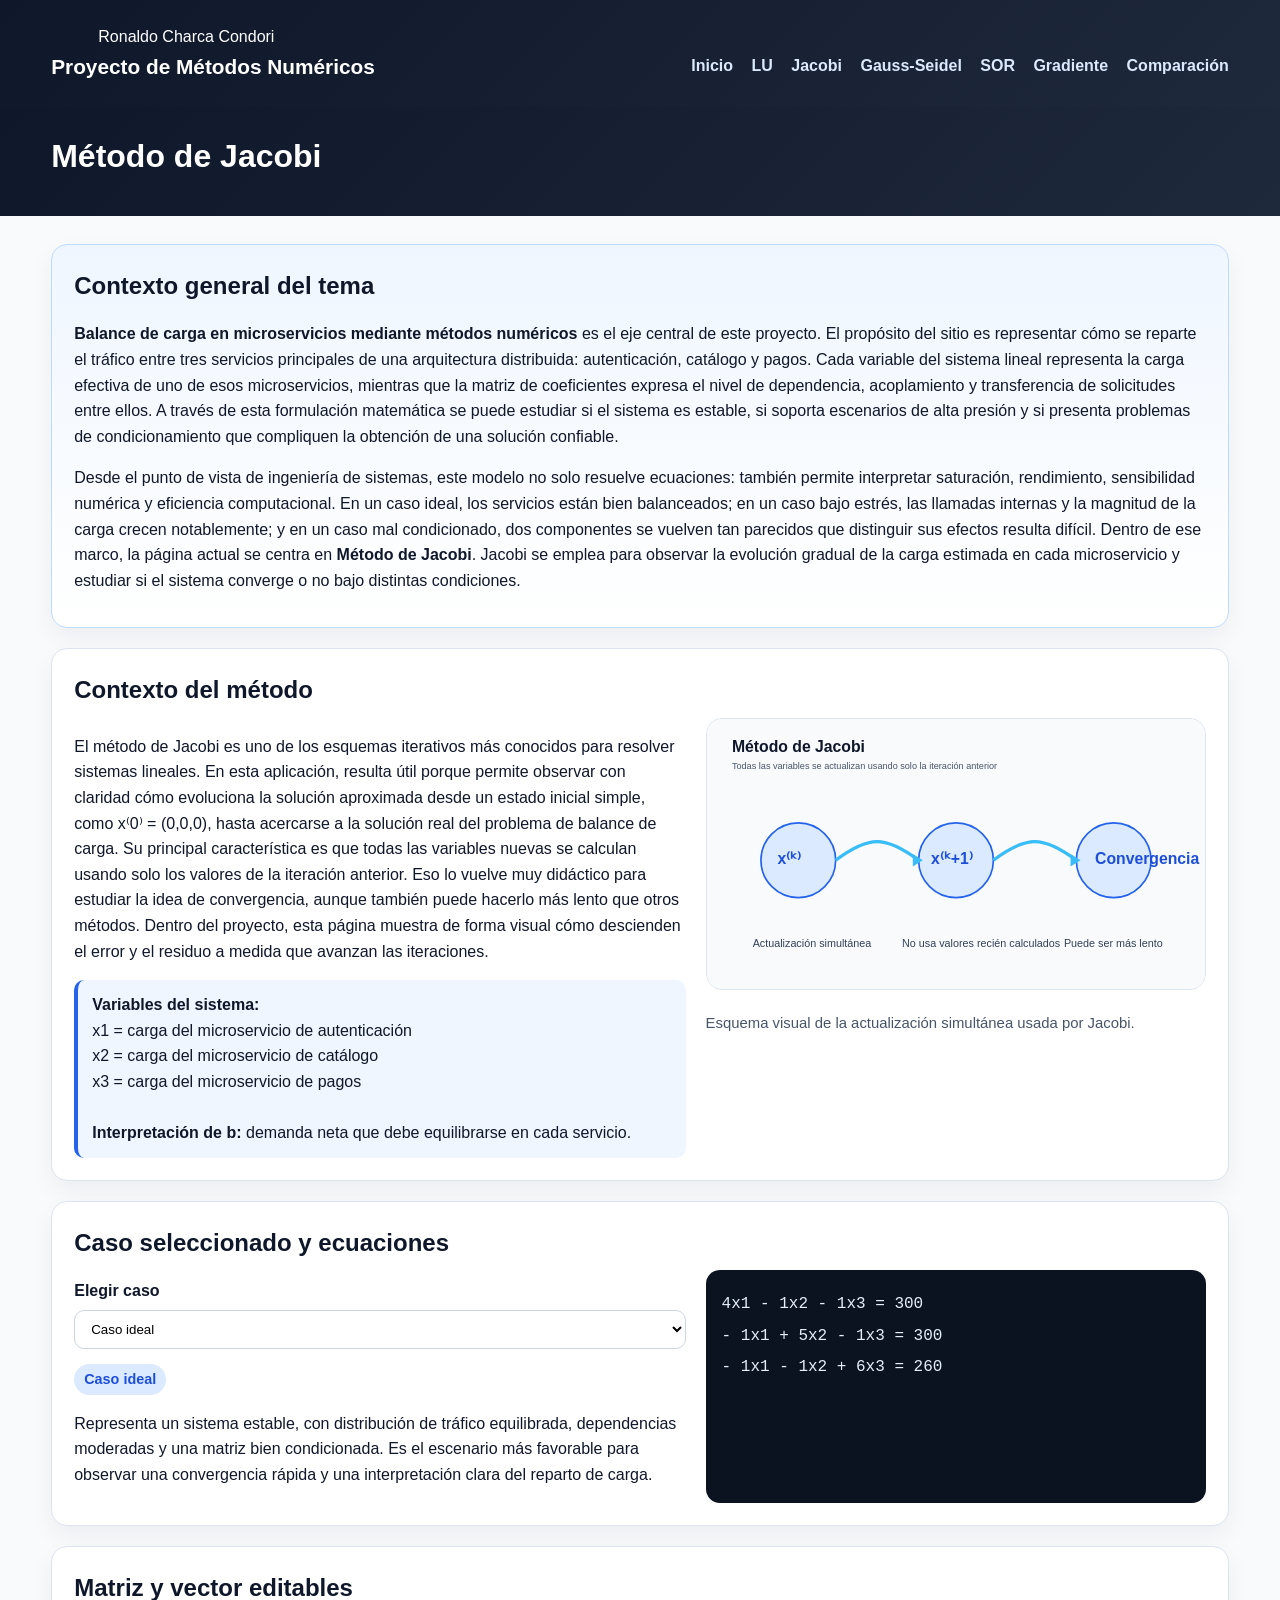
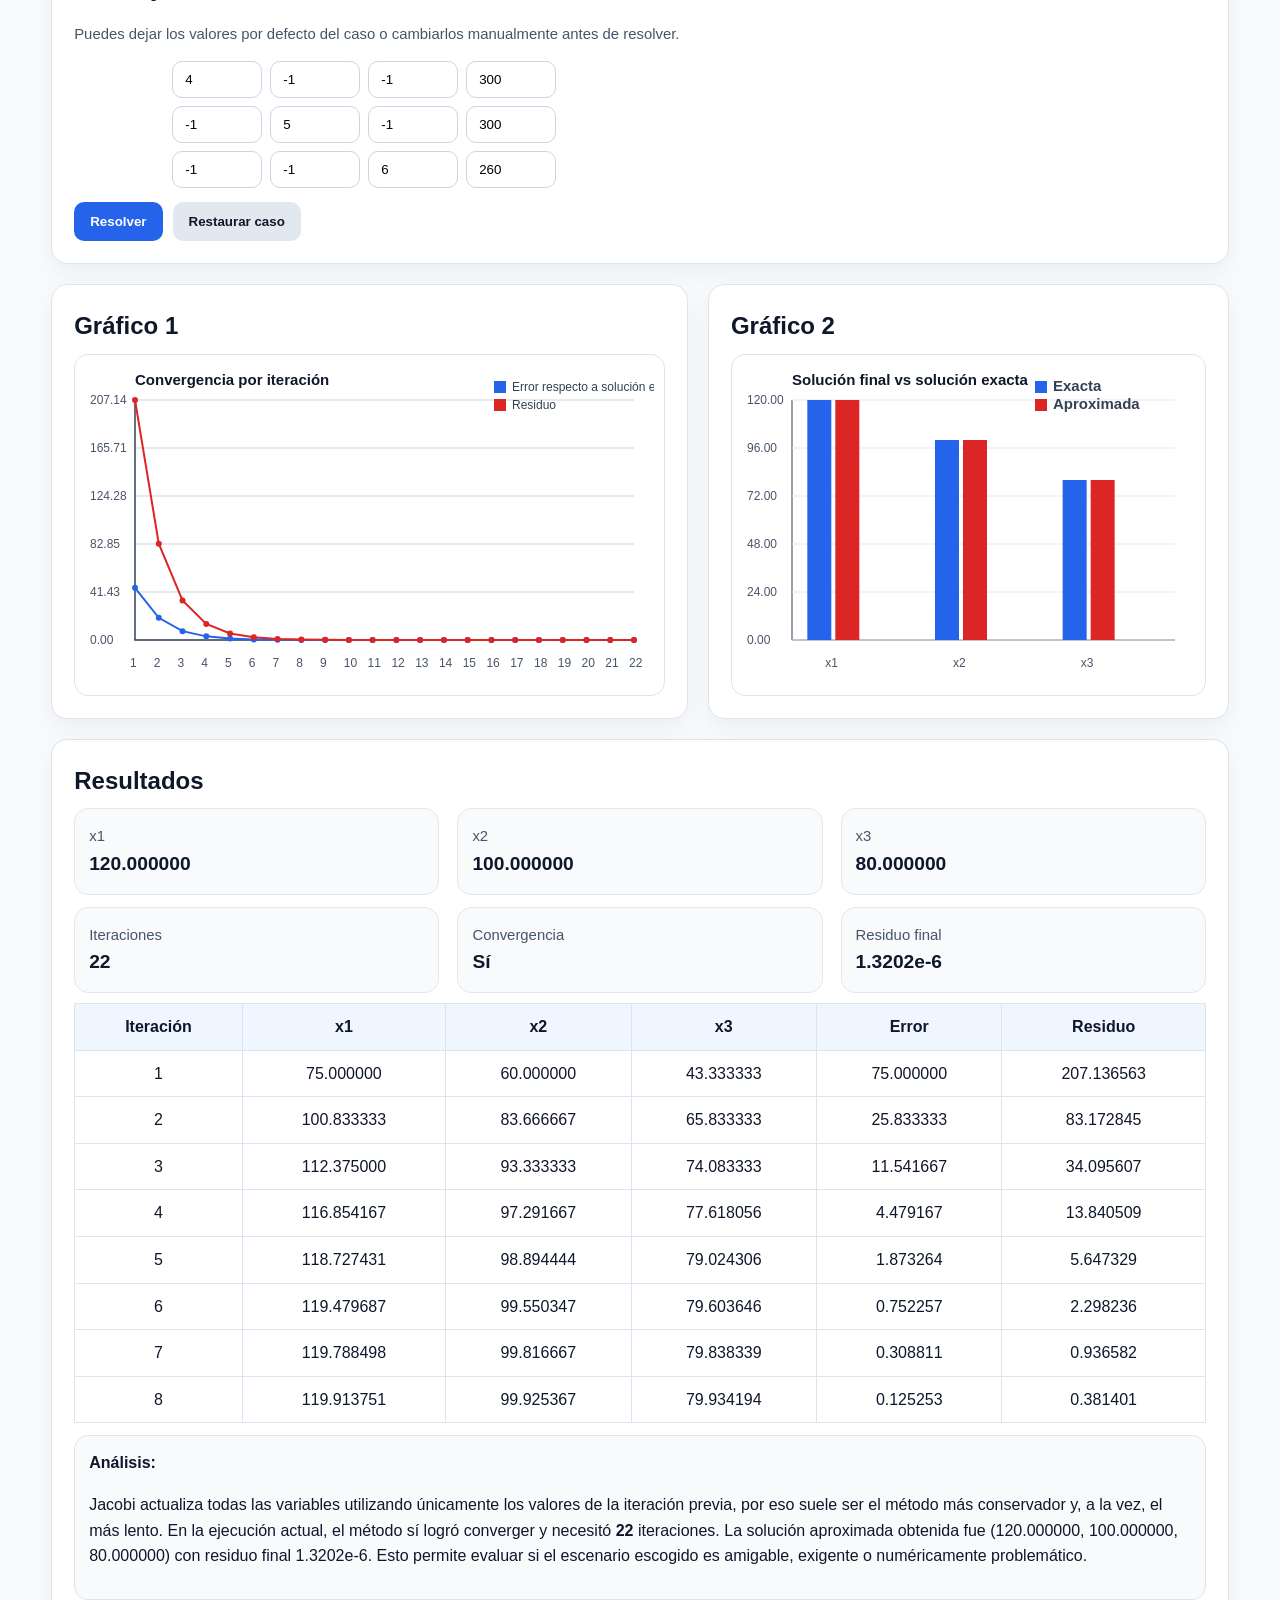
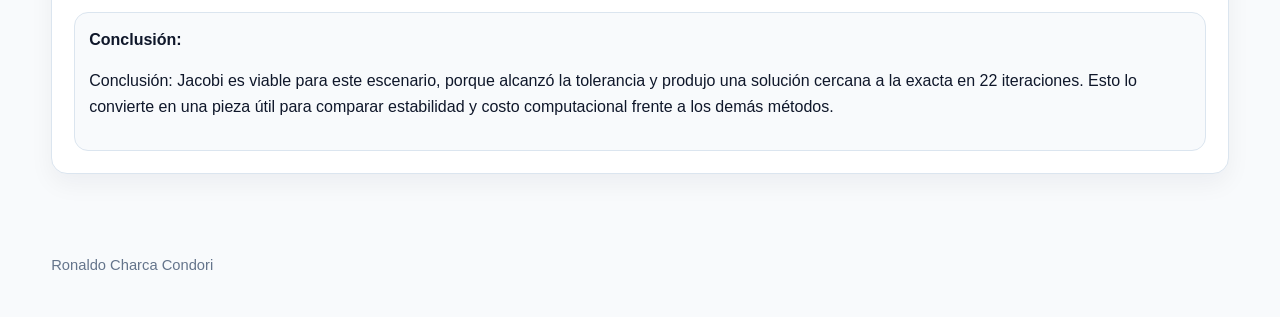
<file: jacobi.html>
<!DOCTYPE html>
<html lang="es">
<head>
  <meta charset="UTF-8" />
  <meta name="viewport" content="width=device-width, initial-scale=1.0" />
  <title>Método de Jacobi</title>
  <link rel="stylesheet" href="style.css" />
</head>

<body data-page="jacobi">

<header>
  <div class="container">
    <div class="container">Ronaldo Charca Condori</div>
    <div class="topbar">
      <div class="brand">Proyecto de Métodos Numéricos</div>
      <nav>
        <a href="index.html">Inicio</a>
        <a href="lu.html">LU</a>
        <a href="jacobi.html">Jacobi</a>
        <a href="gauss-seidel.html">Gauss-Seidel</a>
        <a href="sor.html">SOR</a>
        <a href="gradiente.html">Gradiente</a>
        <a href="comparacion.html">Comparación</a>
      </nav>
    </div>
  </div>
</header>

<header>
  <div class="container hero">
    <h1>Método de Jacobi</h1>
    
  </div>
</header>
<main>
  <div class="container">

    <section class="card topic-context">
      <h2 class="section-title">Contexto general del tema</h2>
      <p><strong>Balance de carga en microservicios mediante métodos numéricos</strong> es el eje central de este proyecto. El propósito del sitio es representar cómo se reparte el tráfico entre tres servicios principales de una arquitectura distribuida: autenticación, catálogo y pagos. Cada variable del sistema lineal representa la carga efectiva de uno de esos microservicios, mientras que la matriz de coeficientes expresa el nivel de dependencia, acoplamiento y transferencia de solicitudes entre ellos. A través de esta formulación matemática se puede estudiar si el sistema es estable, si soporta escenarios de alta presión y si presenta problemas de condicionamiento que compliquen la obtención de una solución confiable.</p>
      <p>Desde el punto de vista de ingeniería de sistemas, este modelo no solo resuelve ecuaciones: también permite interpretar saturación, rendimiento, sensibilidad numérica y eficiencia computacional. En un caso ideal, los servicios están bien balanceados; en un caso bajo estrés, las llamadas internas y la magnitud de la carga crecen notablemente; y en un caso mal condicionado, dos componentes se vuelven tan parecidos que distinguir sus efectos resulta difícil. Dentro de ese marco, la página actual se centra en <strong>Método de Jacobi</strong>. Jacobi se emplea para observar la evolución gradual de la carga estimada en cada microservicio y estudiar si el sistema converge o no bajo distintas condiciones.</p>
    </section>
    <section class="card">
      <h2 class="section-title">Contexto del método</h2>
      <div class="grid-2">
        <div>
          <p>El método de Jacobi es uno de los esquemas iterativos más conocidos para resolver sistemas lineales. En esta aplicación, resulta útil porque permite observar con claridad cómo evoluciona la solución aproximada desde un estado inicial simple, como x⁽0⁾ = (0,0,0), hasta acercarse a la solución real del problema de balance de carga. Su principal característica es que todas las variables nuevas se calculan usando solo los valores de la iteración anterior. Eso lo vuelve muy didáctico para estudiar la idea de convergencia, aunque también puede hacerlo más lento que otros métodos. Dentro del proyecto, esta página muestra de forma visual cómo descienden el error y el residuo a medida que avanzan las iteraciones.</p>
          <div class="notice">
            <strong>Variables del sistema:</strong><br>
            x1 = carga del microservicio de autenticación<br>
            x2 = carga del microservicio de catálogo<br>
            x3 = carga del microservicio de pagos<br><br>
            <strong>Interpretación de b:</strong> demanda neta que debe equilibrarse en cada servicio.
          </div>
        </div>
        <div>
          <img src="assets/jacobi_ilustracion.svg" alt="Método de Jacobi" style="width:100%;border-radius:16px;border:1px solid #dbe5ef" />
          <p class="small">Esquema visual de la actualización simultánea usada por Jacobi.</p>
        </div>
      </div>
    </section>

    <section class="card">
      <h2 class="section-title">Caso seleccionado y ecuaciones</h2>
      <div class="grid-2">
        <div>
          <label for="caseSelect">Elegir caso</label>
          <select id="caseSelect">
            <option value="ideal">Caso ideal</option>
            <option value="stress">Caso bajo estrés</option>
            <option value="mal">Caso mal condicionado</option>
          </select>
          <p class="small"><span class="badge case-name">Caso ideal</span></p>
          <p class="case-intro"></p>
        </div>
        <div class="eq-box" id="equations"></div>
      </div>
    </section>

    <section class="card">
      <h2 class="section-title">Matriz y vector editables</h2>
      <p class="small">Puedes dejar los valores por defecto del caso o cambiarlos manualmente antes de resolver.</p>
      <div class="matrix-grid">
        <br>
        <input id="a00" type="number" step="any"><input id="a01" type="number" step="any"><input id="a02" type="number" step="any"><input id="b0" type="number" step="any">
        <br>
        <input id="a10" type="number" step="any"><input id="a11" type="number" step="any"><input id="a12" type="number" step="any"><input id="b1" type="number" step="any">
        <br>
        <input id="a20" type="number" step="any"><input id="a21" type="number" step="any"><input id="a22" type="number" step="any"><input id="b2" type="number" step="any">
      </div>
      
      <div style="margin-top:14px;display:flex;gap:10px;flex-wrap:wrap">
        <button id="solveBtn">Resolver</button>
        <button id="fillDefault" class="tab-btn">Restaurar caso</button>
      </div>
    </section>

    <section class="grid-2">
      <div class="card">
        <h2 class="section-title">Gráfico 1</h2>
        <div class="canvas-wrap"><canvas id="chart1"></canvas></div>
      </div>
      <div class="card">
        <h2 class="section-title">Gráfico 2</h2>
        <div class="canvas-wrap"><canvas id="chart2"></canvas></div>
      </div>
    </section>

    <section class="card" id="resultsSection">
      <h2 class="section-title">Resultados</h2>
      <div id="results"></div>
      <div id="final-solution"></div>
      <div class="table-wrap">
        <table>
          <thead>
            <tr><th>Iteración</th><th>x1</th><th>x2</th><th>x3</th><th>Error</th><th>Residuo</th></tr>
          </thead>
          <tbody id="iter-body"></tbody>
        </table>
      </div>
      <div class="result-box" style="margin-top:12px">
        <strong>Análisis:</strong>
        <p id="analysis-text"></p>
      </div>
      <div class="result-box" style="margin-top:12px">
        <strong>Conclusión:</strong>
        <p id="conclusion-text"></p>
      </div>
    </section>
  </div>
</main>
<footer><div class="container">Ronaldo Charca Condori</div></footer>
<script src="app.js"></script>
</body></html>
</file>
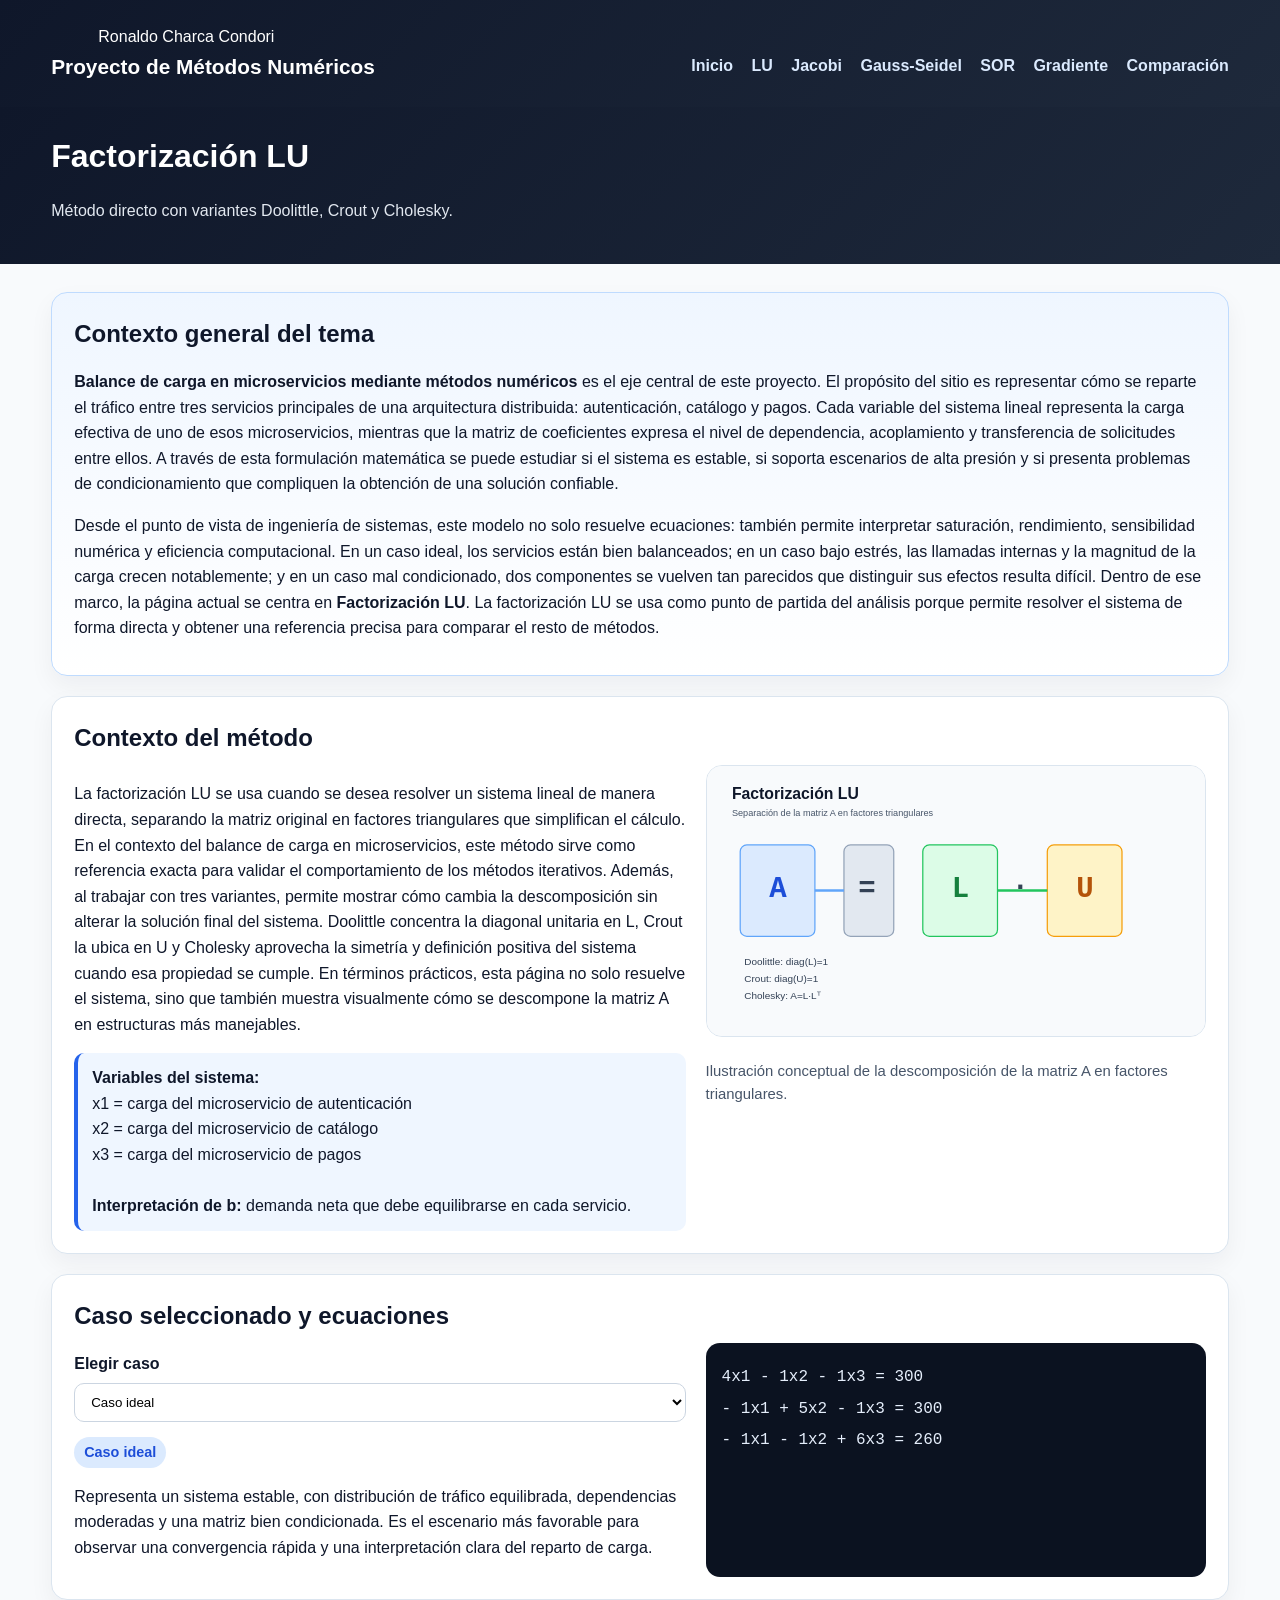
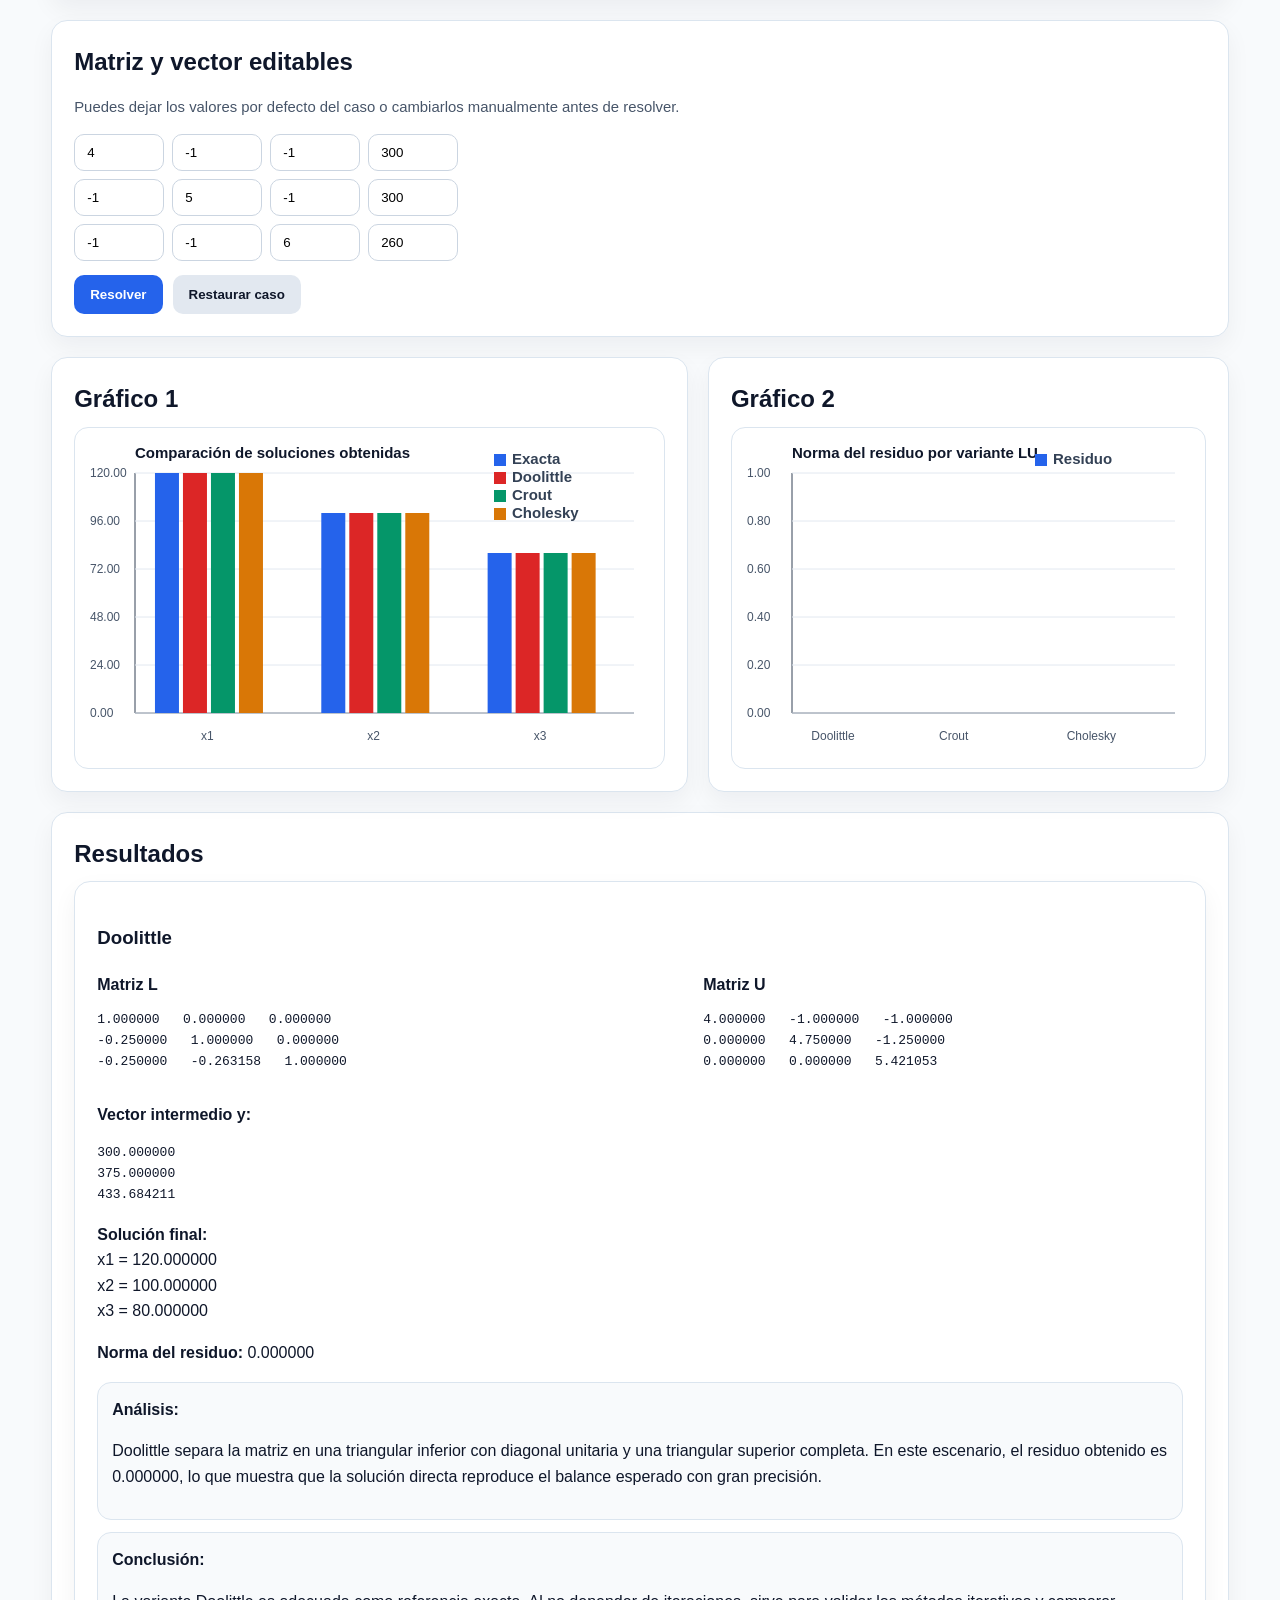
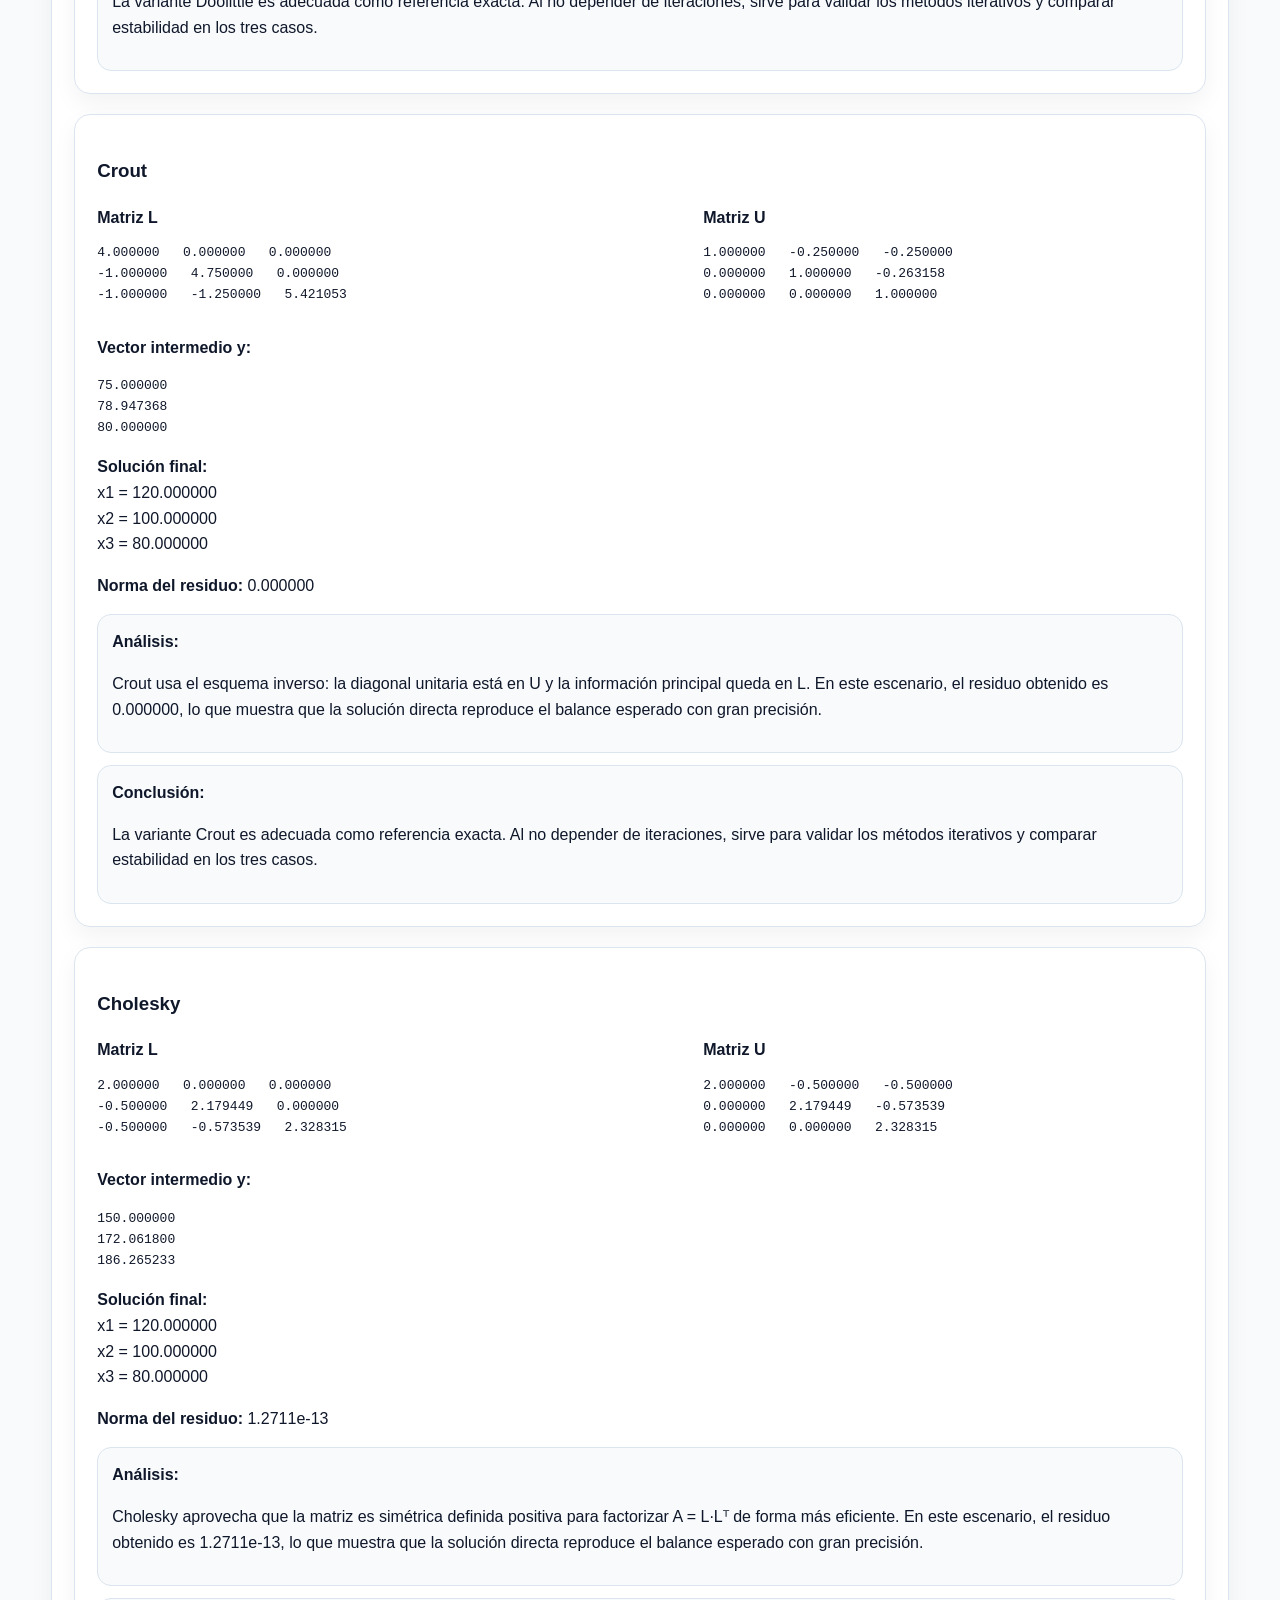
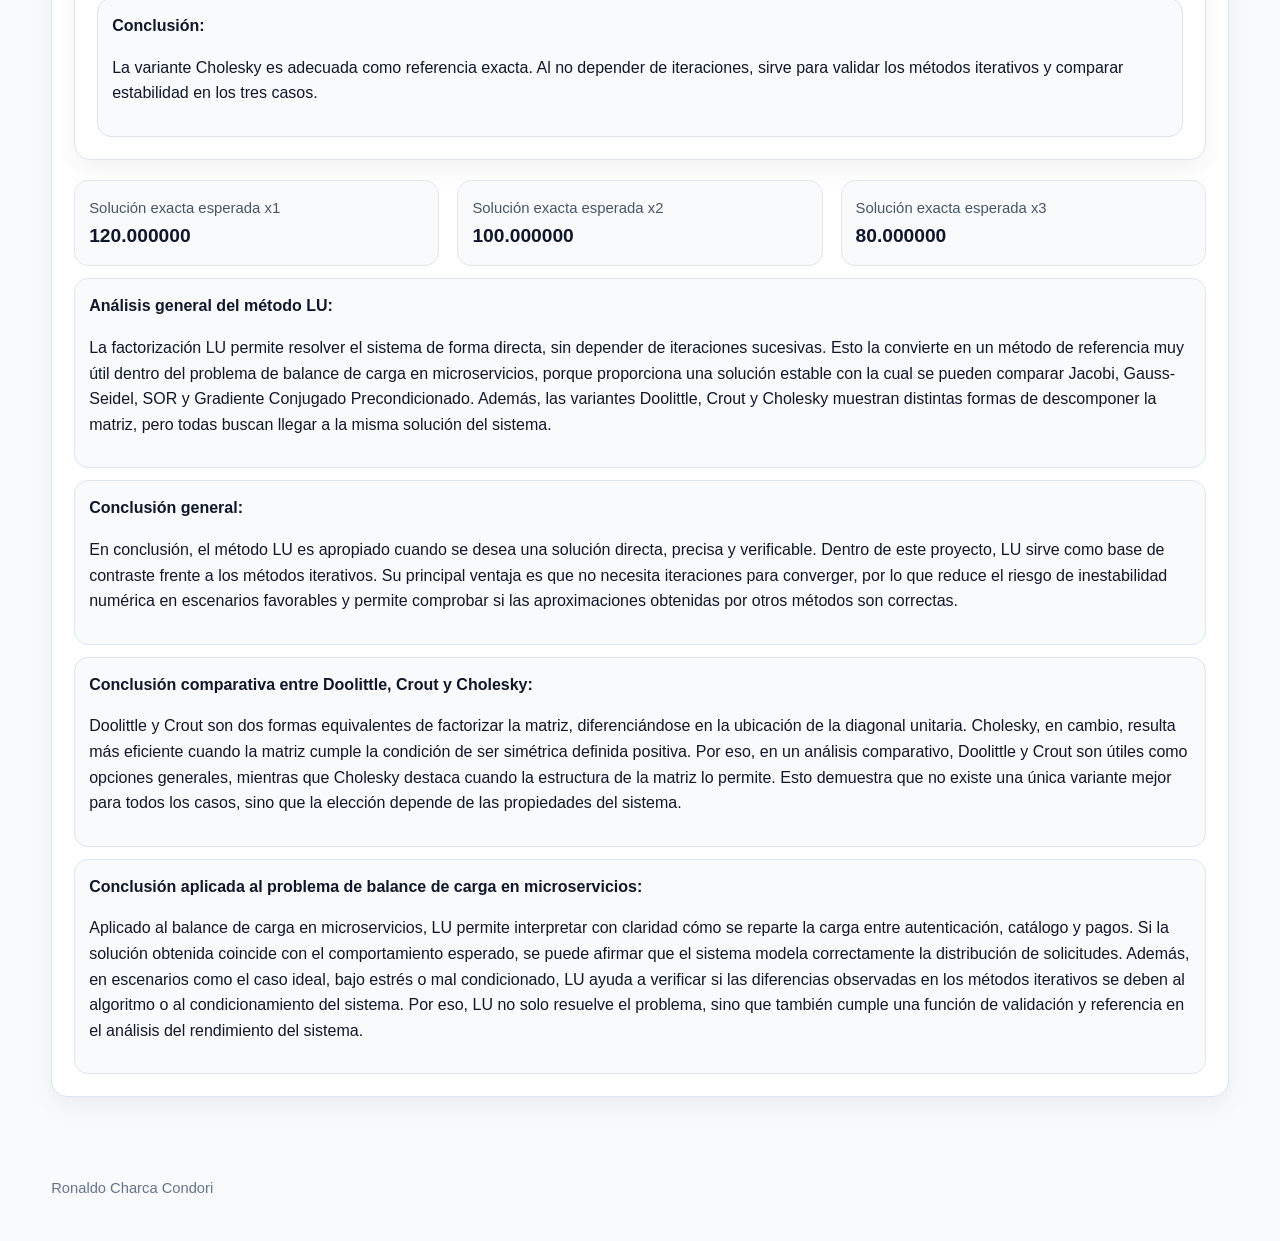
<file: lu.html>
<!DOCTYPE html>
<html lang="es">
<head>
  <meta charset="UTF-8" />
  <meta name="viewport" content="width=device-width, initial-scale=1.0" />
  <title>Factorización LU</title>
  <link rel="stylesheet" href="style.css" />
</head>

<body data-page="lu">

<header>
  <div class="container">
    <div class="container">Ronaldo Charca Condori</div>
    <div class="topbar">
      <div class="brand">Proyecto de Métodos Numéricos</div>
      <nav>
        <a href="index.html">Inicio</a>
        <a href="lu.html">LU</a>
        <a href="jacobi.html">Jacobi</a>
        <a href="gauss-seidel.html">Gauss-Seidel</a>
        <a href="sor.html">SOR</a>
        <a href="gradiente.html">Gradiente</a>
        <a href="comparacion.html">Comparación</a>
      </nav>
    </div>
  </div>
</header>

<header>
  <div class="container hero">
    <h1>Factorización LU</h1>
    <p>Método directo con variantes Doolittle, Crout y Cholesky.</p>
  </div>
</header>
<main>
  <div class="container">

    <section class="card topic-context">
      <h2 class="section-title">Contexto general del tema</h2>
      <p><strong>Balance de carga en microservicios mediante métodos numéricos</strong> es el eje central de este proyecto. El propósito del sitio es representar cómo se reparte el tráfico entre tres servicios principales de una arquitectura distribuida: autenticación, catálogo y pagos. Cada variable del sistema lineal representa la carga efectiva de uno de esos microservicios, mientras que la matriz de coeficientes expresa el nivel de dependencia, acoplamiento y transferencia de solicitudes entre ellos. A través de esta formulación matemática se puede estudiar si el sistema es estable, si soporta escenarios de alta presión y si presenta problemas de condicionamiento que compliquen la obtención de una solución confiable.</p>
      <p>Desde el punto de vista de ingeniería de sistemas, este modelo no solo resuelve ecuaciones: también permite interpretar saturación, rendimiento, sensibilidad numérica y eficiencia computacional. En un caso ideal, los servicios están bien balanceados; en un caso bajo estrés, las llamadas internas y la magnitud de la carga crecen notablemente; y en un caso mal condicionado, dos componentes se vuelven tan parecidos que distinguir sus efectos resulta difícil. Dentro de ese marco, la página actual se centra en <strong>Factorización LU</strong>. La factorización LU se usa como punto de partida del análisis porque permite resolver el sistema de forma directa y obtener una referencia precisa para comparar el resto de métodos.</p>
    </section>
    <section class="card">
      <h2 class="section-title">Contexto del método</h2>
      <div class="grid-2">
        <div>
          <p>La factorización LU se usa cuando se desea resolver un sistema lineal de manera directa, separando la matriz original en factores triangulares que simplifican el cálculo. En el contexto del balance de carga en microservicios, este método sirve como referencia exacta para validar el comportamiento de los métodos iterativos. Además, al trabajar con tres variantes, permite mostrar cómo cambia la descomposición sin alterar la solución final del sistema. Doolittle concentra la diagonal unitaria en L, Crout la ubica en U y Cholesky aprovecha la simetría y definición positiva del sistema cuando esa propiedad se cumple. En términos prácticos, esta página no solo resuelve el sistema, sino que también muestra visualmente cómo se descompone la matriz A en estructuras más manejables.</p>
          <div class="notice">
            <strong>Variables del sistema:</strong><br>
            x1 = carga del microservicio de autenticación<br>
            x2 = carga del microservicio de catálogo<br>
            x3 = carga del microservicio de pagos<br><br>
            <strong>Interpretación de b:</strong> demanda neta que debe equilibrarse en cada servicio.
          </div>
        </div>
        <div>
          <img src="assets/lu_ilustracion.svg" alt="Factorización LU" style="width:100%;border-radius:16px;border:1px solid #dbe5ef" />
          <p class="small">Ilustración conceptual de la descomposición de la matriz A en factores triangulares.</p>
        </div>
      </div>
    </section>

    <section class="card">
      <h2 class="section-title">Caso seleccionado y ecuaciones</h2>
      <div class="grid-2">
        <div>
          <label for="caseSelect">Elegir caso</label>
          <select id="caseSelect">
            <option value="ideal">Caso ideal</option>
            <option value="stress">Caso bajo estrés</option>
            <option value="mal">Caso mal condicionado</option>
          </select>
          <p class="small"><span class="badge case-name">Caso ideal</span></p>
          <p class="case-intro"></p>
        </div>
        <div class="eq-box" id="equations"></div>
      </div>
    </section>

    <section class="card">
      <h2 class="section-title">Matriz y vector editables</h2>
      <p class="small">Puedes dejar los valores por defecto del caso o cambiarlos manualmente antes de resolver.</p>
      <div class="matrix-grid">
        <input id="a00" type="number" step="any"><input id="a01" type="number" step="any"><input id="a02" type="number" step="any"><input id="b0" type="number" step="any">
        <br>
        <input id="a10" type="number" step="any"><input id="a11" type="number" step="any"><input id="a12" type="number" step="any"><input id="b1" type="number" step="any">
        <br>
        <input id="a20" type="number" step="any"><input id="a21" type="number" step="any"><input id="a22" type="number" step="any"><input id="b2" type="number" step="any">
      </div>
      
      <div style="margin-top:14px;display:flex;gap:10px;flex-wrap:wrap">
        <button id="solveBtn">Resolver</button>
        <button id="fillDefault" class="tab-btn">Restaurar caso</button>
      </div>
    </section>

    <section class="grid-2">
      <div class="card">
        <h2 class="section-title">Gráfico 1</h2>
        <div class="canvas-wrap"><canvas id="chart1"></canvas></div>
      </div>
      <div class="card">
        <h2 class="section-title">Gráfico 2</h2>
        <div class="canvas-wrap"><canvas id="chart2"></canvas></div>
      </div>
    </section>

   <section class="card" id="resultsSection">
  <h2 class="section-title">Resultados</h2>

  <div id="results"></div>

  <div id="final-solution"></div>

  <div class="result-box" style="margin-top:12px">
    <strong>Análisis general del método LU:</strong>
    <p id="analysis-text"></p>
  </div>

  <div class="result-box" style="margin-top:12px">
    <strong>Conclusión general:</strong>
    <p id="conclusion-text"></p>
  </div>

  <div class="result-box" style="margin-top:12px">
    <strong>Conclusión comparativa entre Doolittle, Crout y Cholesky:</strong>
    <p id="conclusion-extra"></p>
  </div>

  <div class="result-box" style="margin-top:12px">
    <strong>Conclusión aplicada al problema de balance de carga en microservicios:</strong>
    <p id="conclusion-microservices"></p>
  </div>
</section>
  </div>
</main>
<footer><div class="container">Ronaldo Charca Condori</div>
</footer><script src="app.js"></script>
</body></html>
</file>
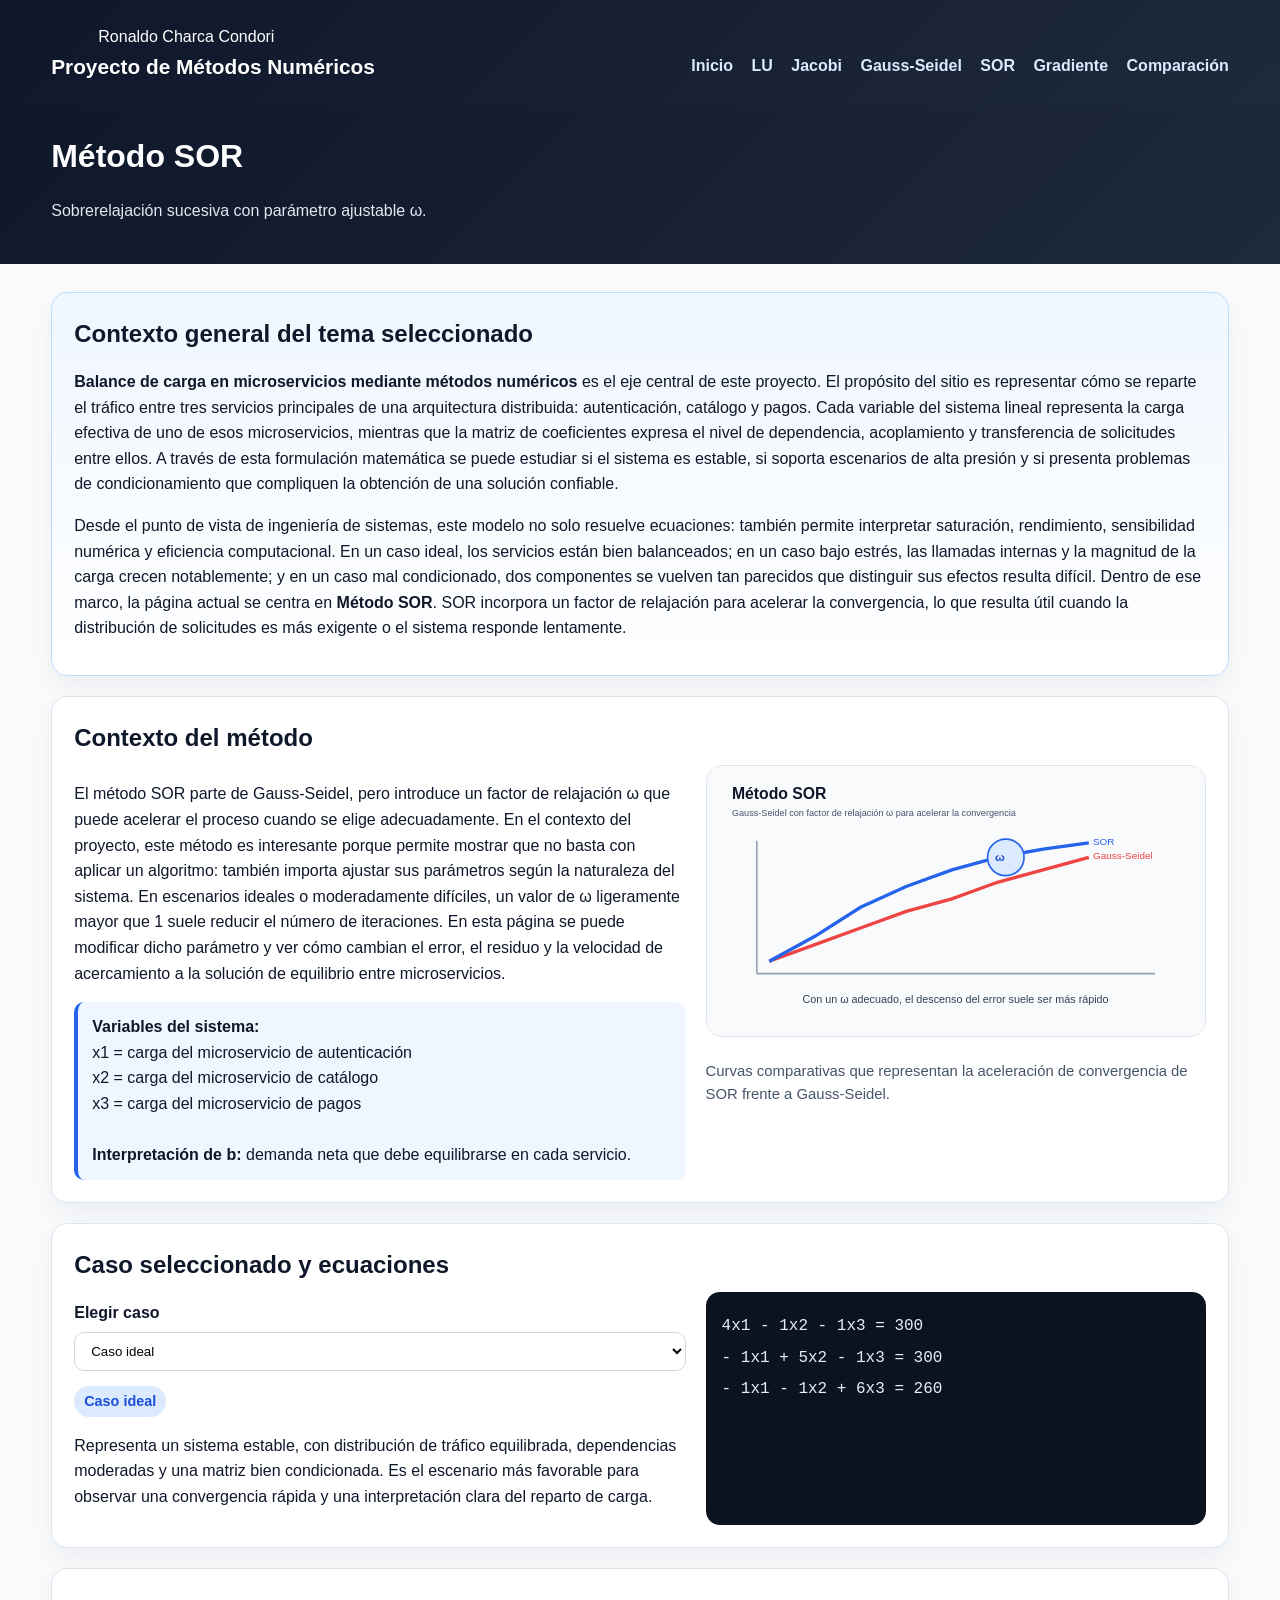
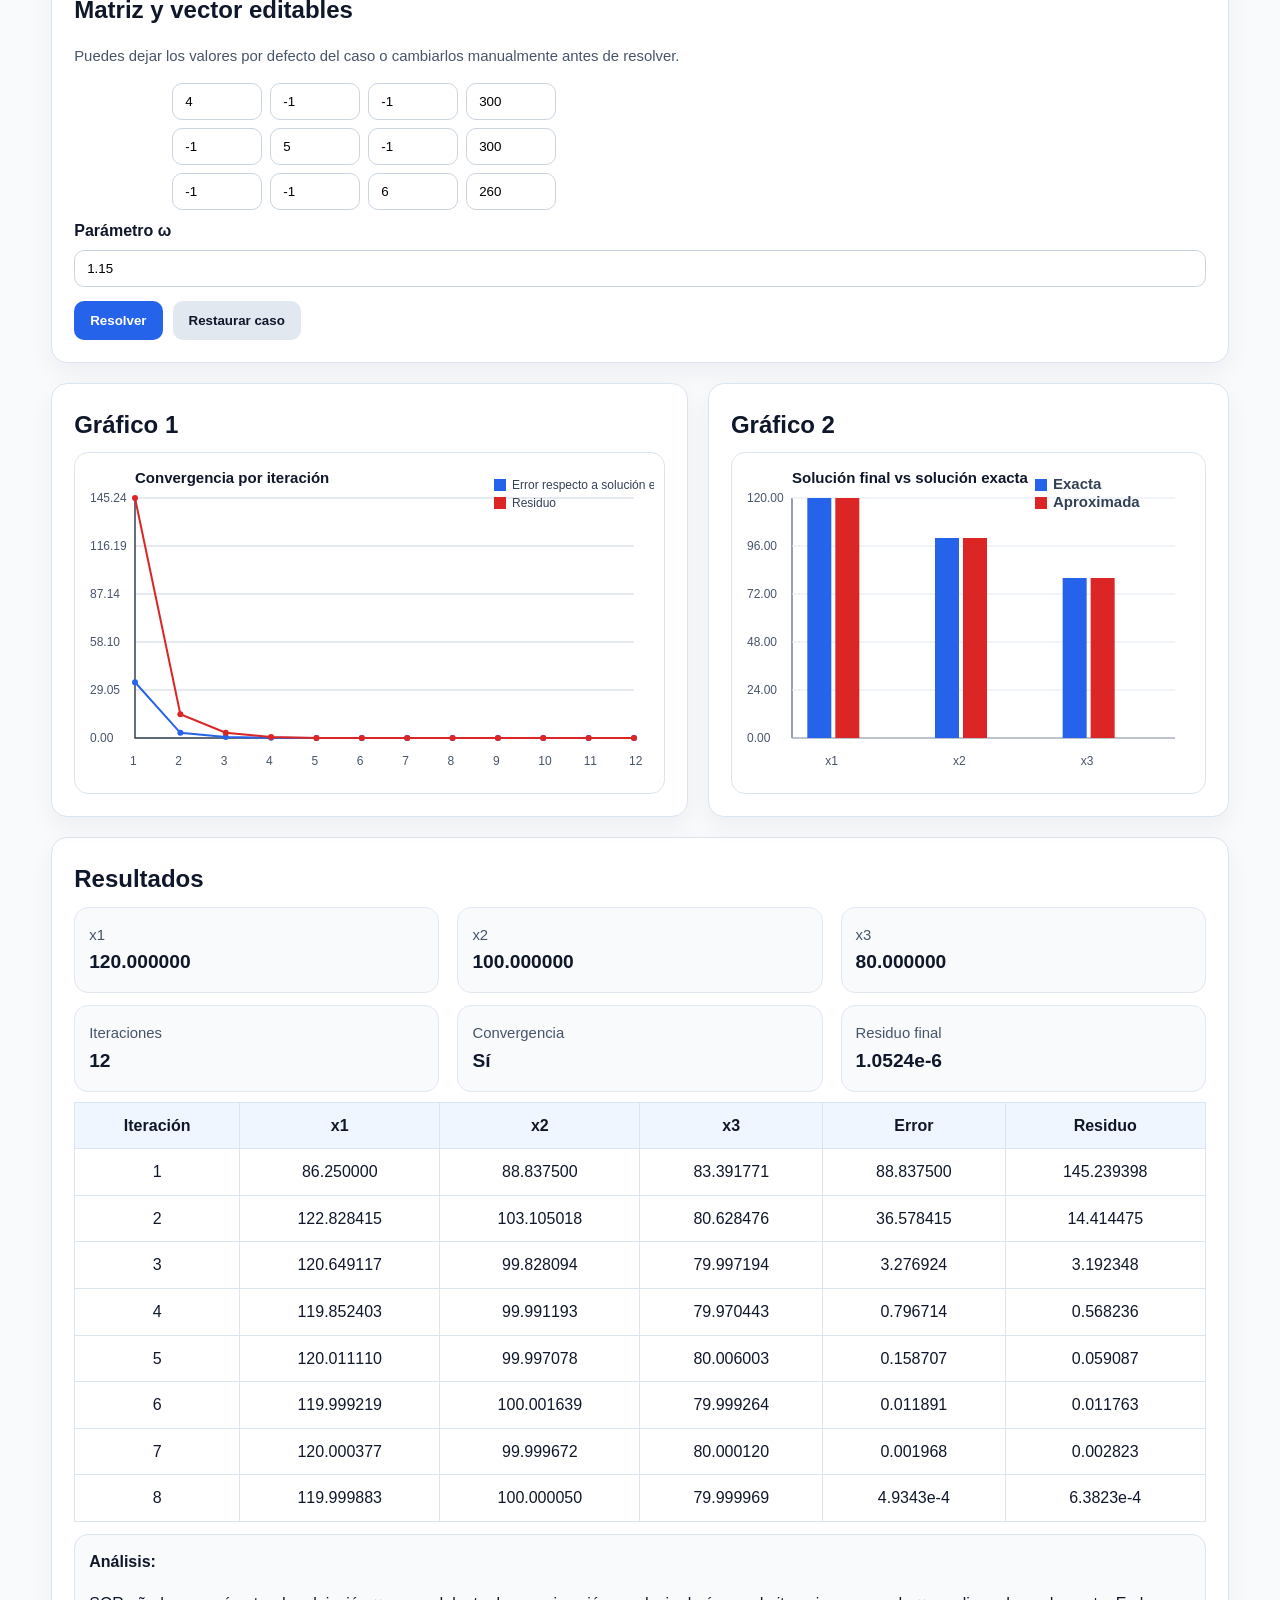
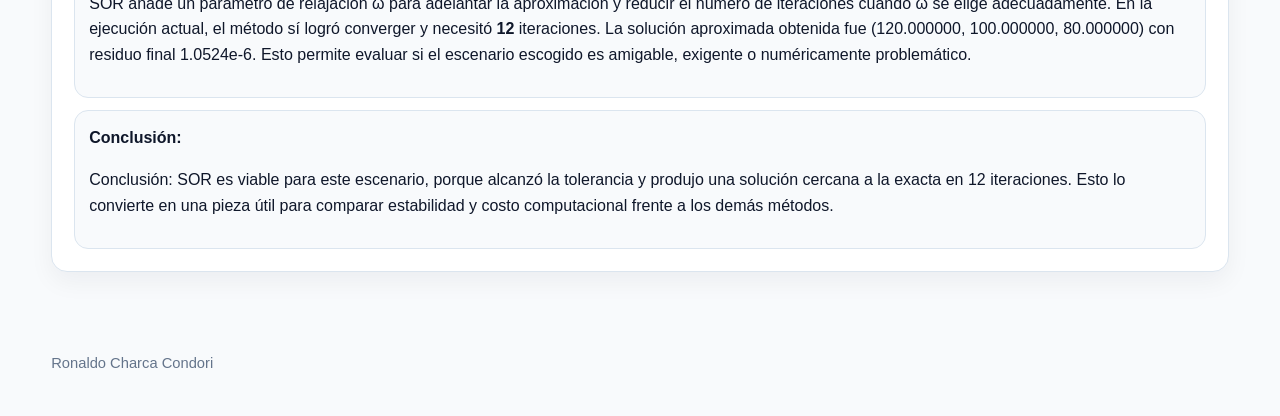
<file: sor.html>
<!DOCTYPE html>
<html lang="es">
<head>
  <meta charset="UTF-8" />
  <meta name="viewport" content="width=device-width, initial-scale=1.0" />
  <title>Método SOR</title>
  <link rel="stylesheet" href="style.css" />
</head>

<body data-page="sor">

<header>
  <div class="container">
    <div class="container">Ronaldo Charca Condori</div>
    <div class="topbar">
      <div class="brand">Proyecto de Métodos Numéricos</div>
      <nav>
        <a href="index.html">Inicio</a>
        <a href="lu.html">LU</a>
        <a href="jacobi.html">Jacobi</a>
        <a href="gauss-seidel.html">Gauss-Seidel</a>
        <a href="sor.html">SOR</a>
        <a href="gradiente.html">Gradiente</a>
        <a href="comparacion.html">Comparación</a>
      </nav>
    </div>
  </div>
</header>

<header>
  <div class="container hero">
    <h1>Método SOR</h1>
    <p>Sobrerelajación sucesiva con parámetro ajustable ω.</p>
  </div>
</header>
<main>
  <div class="container">

    <section class="card topic-context">
      <h2 class="section-title">Contexto general del tema seleccionado</h2>
      <p><strong>Balance de carga en microservicios mediante métodos numéricos</strong> es el eje central de este proyecto. El propósito del sitio es representar cómo se reparte el tráfico entre tres servicios principales de una arquitectura distribuida: autenticación, catálogo y pagos. Cada variable del sistema lineal representa la carga efectiva de uno de esos microservicios, mientras que la matriz de coeficientes expresa el nivel de dependencia, acoplamiento y transferencia de solicitudes entre ellos. A través de esta formulación matemática se puede estudiar si el sistema es estable, si soporta escenarios de alta presión y si presenta problemas de condicionamiento que compliquen la obtención de una solución confiable.</p>
      <p>Desde el punto de vista de ingeniería de sistemas, este modelo no solo resuelve ecuaciones: también permite interpretar saturación, rendimiento, sensibilidad numérica y eficiencia computacional. En un caso ideal, los servicios están bien balanceados; en un caso bajo estrés, las llamadas internas y la magnitud de la carga crecen notablemente; y en un caso mal condicionado, dos componentes se vuelven tan parecidos que distinguir sus efectos resulta difícil. Dentro de ese marco, la página actual se centra en <strong>Método SOR</strong>. SOR incorpora un factor de relajación para acelerar la convergencia, lo que resulta útil cuando la distribución de solicitudes es más exigente o el sistema responde lentamente.</p>
    </section>
    <section class="card">
      <h2 class="section-title">Contexto del método</h2>
      <div class="grid-2">
        <div>
          <p>El método SOR parte de Gauss-Seidel, pero introduce un factor de relajación ω que puede acelerar el proceso cuando se elige adecuadamente. En el contexto del proyecto, este método es interesante porque permite mostrar que no basta con aplicar un algoritmo: también importa ajustar sus parámetros según la naturaleza del sistema. En escenarios ideales o moderadamente difíciles, un valor de ω ligeramente mayor que 1 suele reducir el número de iteraciones. En esta página se puede modificar dicho parámetro y ver cómo cambian el error, el residuo y la velocidad de acercamiento a la solución de equilibrio entre microservicios.</p>
          <div class="notice">
            <strong>Variables del sistema:</strong><br>
            x1 = carga del microservicio de autenticación<br>
            x2 = carga del microservicio de catálogo<br>
            x3 = carga del microservicio de pagos<br><br>
            <strong>Interpretación de b:</strong> demanda neta que debe equilibrarse en cada servicio.
          </div>
        </div>
        <div>
          <img src="assets/sor_ilustracion.svg" alt="Método SOR" style="width:100%;border-radius:16px;border:1px solid #dbe5ef" />
          <p class="small">Curvas comparativas que representan la aceleración de convergencia de SOR frente a Gauss-Seidel.</p>
        </div>
      </div>
    </section>

    <section class="card">
      <h2 class="section-title">Caso seleccionado y ecuaciones</h2>
      <div class="grid-2">
        <div>
          <label for="caseSelect">Elegir caso</label>
          <select id="caseSelect">
            <option value="ideal">Caso ideal</option>
            <option value="stress">Caso bajo estrés</option>
            <option value="mal">Caso mal condicionado</option>
          </select>
          <p class="small"><span class="badge case-name">Caso ideal</span></p>
          <p class="case-intro"></p>
        </div>
        <div class="eq-box" id="equations"></div>
      </div>
    </section>

    <section class="card">
      <h2 class="section-title">Matriz y vector editables</h2>
      <p class="small">Puedes dejar los valores por defecto del caso o cambiarlos manualmente antes de resolver.</p>
      <div class="matrix-grid">
        <br>
        <input id="a00" type="number" step="any"><input id="a01" type="number" step="any"><input id="a02" type="number" step="any"><input id="b0" type="number" step="any">
        <br>
        <input id="a10" type="number" step="any"><input id="a11" type="number" step="any"><input id="a12" type="number" step="any"><input id="b1" type="number" step="any">
        <br>
        <input id="a20" type="number" step="any"><input id="a21" type="number" step="any"><input id="a22" type="number" step="any"><input id="b2" type="number" step="any">
      </div>
      <label for="omega">Parámetro ω</label><input id="omega" type="number" step="0.05" value="1.15">
      <div style="margin-top:14px;display:flex;gap:10px;flex-wrap:wrap">
        <button id="solveBtn">Resolver</button>
        <button id="fillDefault" class="tab-btn">Restaurar caso</button>
      </div>
    </section>

    <section class="grid-2">
      <div class="card">
        <h2 class="section-title">Gráfico 1</h2>
        <div class="canvas-wrap"><canvas id="chart1"></canvas></div>
      </div>
      <div class="card">
        <h2 class="section-title">Gráfico 2</h2>
        <div class="canvas-wrap"><canvas id="chart2"></canvas></div>
      </div>
    </section>

    <section class="card" id="resultsSection">
      <h2 class="section-title">Resultados</h2>
      <div id="results"></div>
      <div id="final-solution"></div>
      <div class="table-wrap">
        <table>
          <thead>
            <tr><th>Iteración</th><th>x1</th><th>x2</th><th>x3</th><th>Error</th><th>Residuo</th></tr>
          </thead>
          <tbody id="iter-body"></tbody>
        </table>
      </div>
      <div class="result-box" style="margin-top:12px">
        <strong>Análisis:</strong>
        <p id="analysis-text"></p>
      </div>
      <div class="result-box" style="margin-top:12px">
        <strong>Conclusión:</strong>
        <p id="conclusion-text"></p>
      </div>
    </section>
  </div>
</main>
<footer><div class="container">Ronaldo Charca Condori</div></footer>
<script src="app.js"></script>
</body></html>
</file>
<file: style.css>
:root{
  --bg:#0f172a;
  --panel:#111827;
  --card:#ffffff;
  --muted:#475569;
  --text:#0f172a;
  --primary:#2563eb;
  --primary2:#1d4ed8;
  --soft:#e2e8f0;
  --accent:#0ea5e9;
  --ok:#0f766e;
  --warn:#b45309;
}
*{box-sizing:border-box}
body{
  margin:0;
  font-family:Arial, Helvetica, sans-serif;
  background:#f8fafc;
  color:var(--text);
  line-height:1.6;
}
header{
  background:linear-gradient(135deg,var(--bg),#1e293b);
  color:white;
  padding:24px 0;
}
.container{
  width:min(1200px,92%);
  margin:0 auto;
}
.topbar{
  display:flex;
  align-items:center;
  justify-content:space-between;
  gap:16px;
}
.brand{
  font-size:1.3rem;
  font-weight:700;
}
nav a{
  color:#dbeafe;
  text-decoration:none;
  margin-left:14px;
  font-weight:600;
}
nav a:hover{color:white;text-decoration:underline}
.hero h1{margin:0 0 10px;font-size:2rem}
.hero p{max-width:900px;color:#e2e8f0}
main{padding:28px 0 40px}
.card{
  background:var(--card);
  border:1px solid #dbe5ef;
  border-radius:16px;
  padding:22px;
  box-shadow:0 10px 24px rgba(15,23,42,.05);
  margin-bottom:20px;
}
.grid-2{display:grid;grid-template-columns:1.1fr .9fr;gap:20px}
.grid-3{display:grid;grid-template-columns:repeat(3,1fr);gap:18px}
.grid-5{display:grid;grid-template-columns:repeat(5,1fr);gap:18px}
@media (max-width:1000px){.grid-5,.grid-3,.grid-2{grid-template-columns:1fr}}
button,.btn{
  background:var(--primary);
  color:white;
  border:none;
  border-radius:10px;
  padding:12px 16px;
  font-weight:700;
  cursor:pointer;
  text-decoration:none;
  display:inline-block;
}
button:hover,.btn:hover{background:var(--primary2)}
select,input{
  width:100%;
  padding:10px 12px;
  border-radius:10px;
  border:1px solid #cbd5e1;
  background:white;
}
label{font-weight:700;display:block;margin:8px 0 6px}
.small{font-size:.93rem;color:#475569}
.notice{
  background:#eff6ff;
  border-left:4px solid var(--primary);
  padding:12px 14px;
  border-radius:10px;
}
.warn{
  background:#fff7ed;
  border-left:4px solid #ea580c;
}
.ok{
  background:#ecfdf5;
  border-left:4px solid #059669;
}
.method-links a{
  display:block;
  padding:18px;
  border-radius:14px;
  border:1px solid #dbeafe;
  background:#f8fbff;
  color:#0f172a;
  text-decoration:none;
  font-weight:700;
}
.method-links a span{display:block;font-weight:400;color:#475569;margin-top:8px}
.table-wrap{overflow:auto}
table{
  width:100%;
  border-collapse:collapse;
  margin-top:10px;
}
th,td{
  border:1px solid #dbe5ef;
  padding:10px 8px;
  text-align:center;
}
th{background:#eff6ff}
.code-box, .eq-box{
  background:#0b1220;
  color:#e5eefb;
  border-radius:14px;
  padding:16px;
  overflow:auto;
}
.eq-line{font-family:'Courier New', monospace; margin:6px 0}
.matrix-grid{
  display:grid;
  grid-template-columns:repeat(5, minmax(64px, 90px));
  gap:8px;
  align-items:center;
}
.matrix-grid .sep{font-weight:700;text-align:center}
.badge{display:inline-block;padding:4px 10px;border-radius:999px;background:#dbeafe;color:#1d4ed8;font-size:.9rem;font-weight:700}
.kpi{background:#f8fafc;border:1px solid #e2e8f0;border-radius:14px;padding:14px}
.kpi strong{display:block;font-size:1.2rem}
.canvas-wrap{background:#fff;border:1px solid #dbe5ef;border-radius:14px;padding:10px}
canvas{width:100%;height:320px;display:block}
footer{padding:20px 0 40px;color:#64748b;font-size:.92rem}
.section-title{margin:0 0 8px}
.tabs{display:flex;gap:8px;flex-wrap:wrap;margin-top:8px}
.tab-btn{background:#e2e8f0;color:#0f172a}
.tab-btn.active{background:#2563eb;color:#fff}
.result-box{background:#f8fafc;border:1px solid #dbe5ef;border-radius:14px;padding:14px}
pre{white-space:pre-wrap}

.topic-context{border:1px solid #bfdbfe;background:linear-gradient(180deg,#eff6ff 0%,#ffffff 100%)}
.topic-context p{margin-bottom:12px}
</file>
